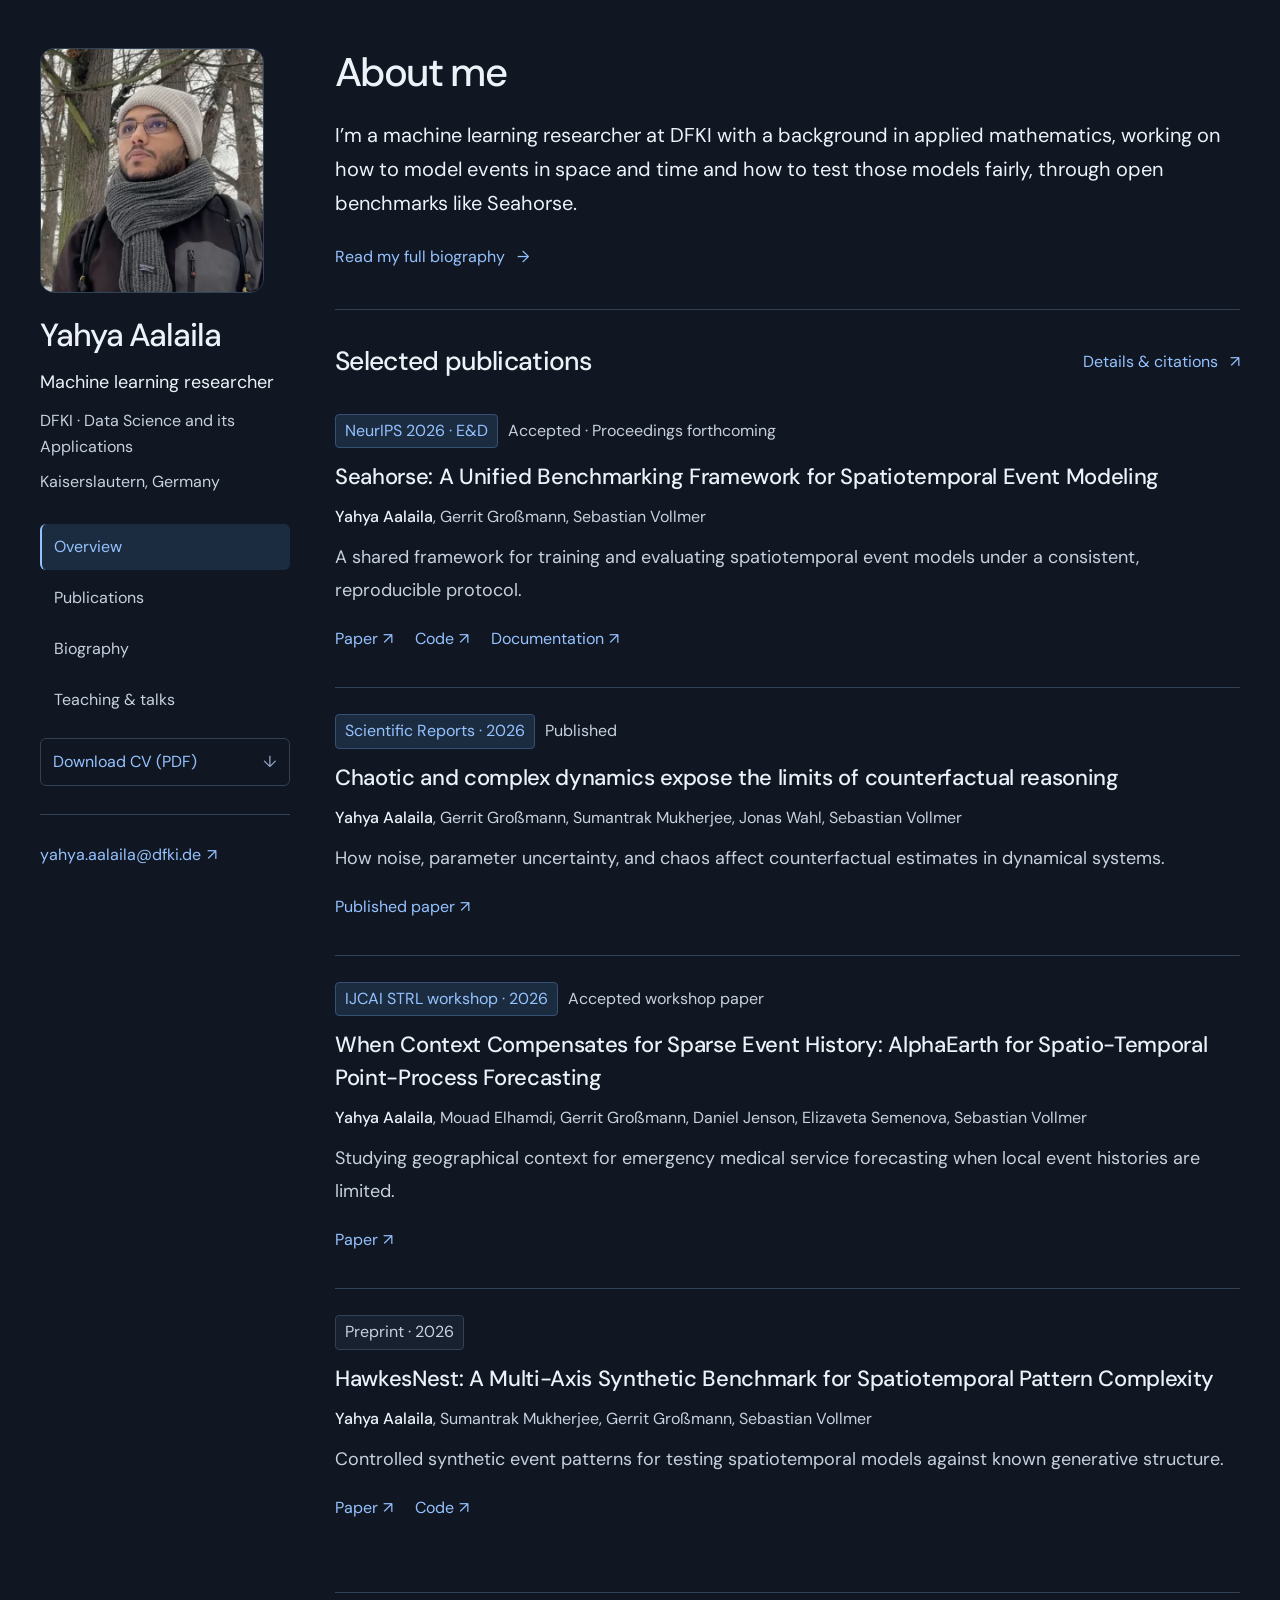
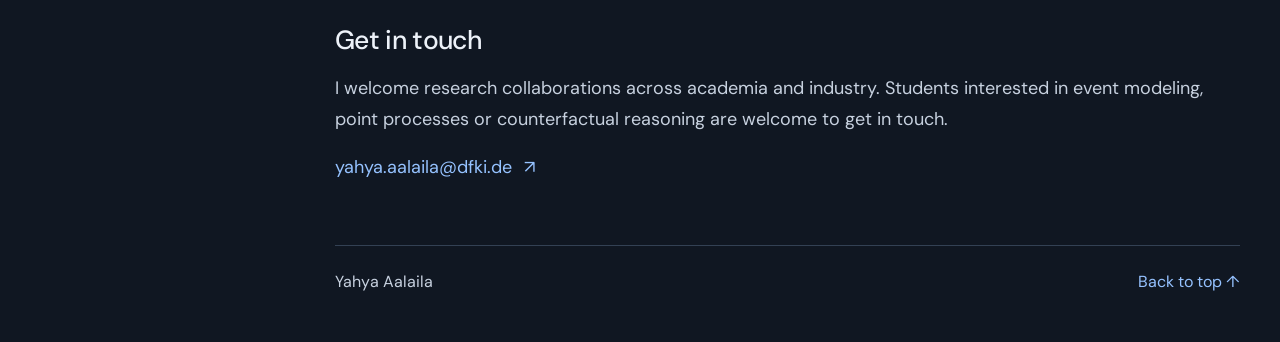
<file: index.html>
<!doctype html>
<html lang="en">
<head>
  <meta charset="utf-8">
  <meta name="viewport" content="width=device-width, initial-scale=1">
  <meta name="description" content="Yahya Aalaila is a machine learning researcher at DFKI, working on spatiotemporal event modeling, counterfactual reasoning, and research software.">
  <meta name="google-site-verification" content="-KT5X30hDCVmrXm7luGABbP_lsUo8NcUse7kzs4_soI">
  <meta name="robots" content="index, follow">
  <meta property="og:type" content="website">
  <meta property="og:title" content="Yahya Aalaila — Machine learning researcher">
  <meta property="og:description" content="Yahya Aalaila is a machine learning researcher at DFKI, working on spatiotemporal event modeling, counterfactual reasoning, and research software.">
  <meta name="twitter:card" content="summary">
  <meta name="theme-color" content="#101722">
  <title>Yahya Aalaila — Machine learning researcher</title>
  <link rel="icon" href="assets/favicon.svg" type="image/svg+xml">
  <link rel="stylesheet" href="styles.css">
  <script src="main.js" defer></script>
  <link rel="canonical" href="https://yahyaaalaila.github.io/">
  <meta property="og:url" content="https://yahyaaalaila.github.io/">
</head>
<body>
  <a class="skip-link" href="#main">Skip to content</a>
  <div class="academic-layout">
    <header class="profile-sidebar">
      <a class="profile-identity" href="./" aria-label="Yahya Aalaila, home"><span class="profile-portrait"><img src="assets/yahya-aalaila.webp" width="500" height="548" alt="Yahya Aalaila" fetchpriority="high"></span><span class="profile-name">Yahya Aalaila</span></a>
      <p class="profile-role">Machine learning researcher</p>
      <p class="profile-affiliation"><a href="https://dsa.dfki.de/" target="_blank" rel="noopener noreferrer">DFKI · Data Science and its Applications</a></p>
      <p class="profile-location">Kaiserslautern, Germany</p>
      <nav class="academic-nav" aria-label="Main navigation"><a href="./" aria-current="page">Overview</a>
<a href="publications.html">Publications</a>
<a href="about.html">Biography</a>
<a href="teaching.html">Teaching & talks</a>
<a href="assets/yahya-aalaila-cv.pdf" class="cv-link" download>Download CV (PDF) <span aria-hidden="true">↓</span></a></nav>
      <div class="profile-contact"><a href="mailto:yahya.aalaila@dfki.de">yahya.aalaila@dfki.de <span aria-hidden="true">↗</span></a><div><a href="https://github.com/YahyaAalaila" target="_blank" rel="noopener noreferrer">GitHub ↗</a><a href="https://scholar.google.com/citations?user=67icwAgAAAAJ" target="_blank" rel="noopener noreferrer">Google Scholar ↗</a><a href="https://www.linkedin.com/in/yahya-aalaila-6578b41a6/" target="_blank" rel="noopener noreferrer">LinkedIn ↗</a></div></div>
    </header>
    <div class="academic-content">
      <main id="main">
    <section class="hero container" aria-labelledby="hero-title">
      <div class="hero-copy">

        <h1 id="hero-title">About me</h1>
        <p class="hero-intro">I’m a machine learning researcher at DFKI with a background in applied mathematics, working on how to model events in space and time and how to test those models fairly, through open benchmarks like Seahorse.</p>
        <p class="bio-link"><a class="text-link" href="about.html">Read my full biography <span aria-hidden="true">→</span></a></p>

      </div>

    </section>

    <section class="section container" id="research" aria-labelledby="research-title">
      <div class="section-heading"><h2 id="research-title">Selected publications</h2><a class="text-link" href="publications.html">Details & citations <span aria-hidden="true">↗</span></a></div>
      <div class="selected-publications">
        <article class="work-card">

          <div class="work-body">
          <p class="work-meta"><span class="venue-tag">NeurIPS 2026 · E&D</span><span>Accepted · Proceedings forthcoming</span></p>
          <h3><a href="https://arxiv.org/abs/2607.01022" target="_blank" rel="noopener noreferrer">Seahorse: A Unified Benchmarking Framework for Spatiotemporal Event Modeling</a></h3>
          <p class="authors"><strong>Yahya Aalaila</strong>, Gerrit Großmann, Sebastian Vollmer</p>
          <p class="work-summary">A shared framework for training and evaluating spatiotemporal event models under a consistent, reproducible protocol.</p>
          <div class="work-links"><a href="https://arxiv.org/abs/2607.01022" target="_blank" rel="noopener noreferrer">Paper <span aria-hidden="true">↗</span></a><a href="https://github.com/YahyaAalaila/seahorse" target="_blank" rel="noopener noreferrer">Code <span aria-hidden="true">↗</span></a><a href="https://yahyaaalaila.github.io/seahorse/" target="_blank" rel="noopener noreferrer">Documentation <span aria-hidden="true">↗</span></a></div>
          </div>
        </article>
        <article class="work-card">

          <div class="work-body">
          <p class="work-meta"><span class="venue-tag">Scientific Reports · 2026</span><span>Published</span></p>
          <h3><a href="https://www.nature.com/articles/s41598-026-52349-2" target="_blank" rel="noopener noreferrer">Chaotic and complex dynamics expose the limits of counterfactual reasoning</a></h3>
          <p class="authors"><strong>Yahya Aalaila</strong>, Gerrit Großmann, Sumantrak Mukherjee, Jonas Wahl, Sebastian Vollmer</p>
          <p class="work-summary">How noise, parameter uncertainty, and chaos affect counterfactual estimates in dynamical systems.</p>
          <div class="work-links"><a href="https://www.nature.com/articles/s41598-026-52349-2" target="_blank" rel="noopener noreferrer">Published paper <span aria-hidden="true">↗</span></a></div>
          </div>
        </article>
        <article class="work-card">

          <div class="work-body">
          <p class="work-meta"><span class="venue-tag">IJCAI STRL workshop · 2026</span><span>Accepted workshop paper</span></p>
          <h3><a href="https://arxiv.org/abs/2607.01082" target="_blank" rel="noopener noreferrer">When Context Compensates for Sparse Event History: AlphaEarth for Spatio-Temporal Point-Process Forecasting</a></h3>
          <p class="authors"><strong>Yahya Aalaila</strong>, Mouad Elhamdi, Gerrit Großmann, Daniel Jenson, Elizaveta Semenova, Sebastian Vollmer</p>
          <p class="work-summary">Studying geographical context for emergency medical service forecasting when local event histories are limited.</p>
          <div class="work-links"><a href="https://arxiv.org/abs/2607.01082" target="_blank" rel="noopener noreferrer">Paper <span aria-hidden="true">↗</span></a></div>
          </div>
        </article>
        <article class="work-card">

          <div class="work-body">
          <p class="work-meta"><span class="venue-tag neutral-tag">Preprint · 2026</span></p>
          <h3><a href="https://arxiv.org/abs/2606.16863" target="_blank" rel="noopener noreferrer">HawkesNest: A Multi-Axis Synthetic Benchmark for Spatiotemporal Pattern Complexity</a></h3>
          <p class="authors"><strong>Yahya Aalaila</strong>, Sumantrak Mukherjee, Gerrit Großmann, Sebastian Vollmer</p>
          <p class="work-summary">Controlled synthetic event patterns for testing spatiotemporal models against known generative structure.</p>
          <div class="work-links"><a href="https://arxiv.org/abs/2606.16863" target="_blank" rel="noopener noreferrer">Paper <span aria-hidden="true">↗</span></a><a href="https://github.com/YahyaAalaila/HawkesNest" target="_blank" rel="noopener noreferrer">Code <span aria-hidden="true">↗</span></a></div>
          </div>
        </article>
      </div>
    </section>

    <section class="contact-section container" id="contact" aria-labelledby="contact-title"><div><h2 id="contact-title">Get in touch</h2><p>I welcome research collaborations across academia and industry. Students interested in event modeling, point processes or counterfactual reasoning are welcome to get in touch.</p></div><div class="contact-details"><a class="email-link" href="mailto:yahya.aalaila@dfki.de">yahya.aalaila@dfki.de <span aria-hidden="true">↗</span></a></div></section>
  </main>
      <footer class="academic-footer"><span>Yahya Aalaila</span><a href="#main">Back to top ↑</a></footer>
    </div>
  </div>
</body>
</html>
</file>
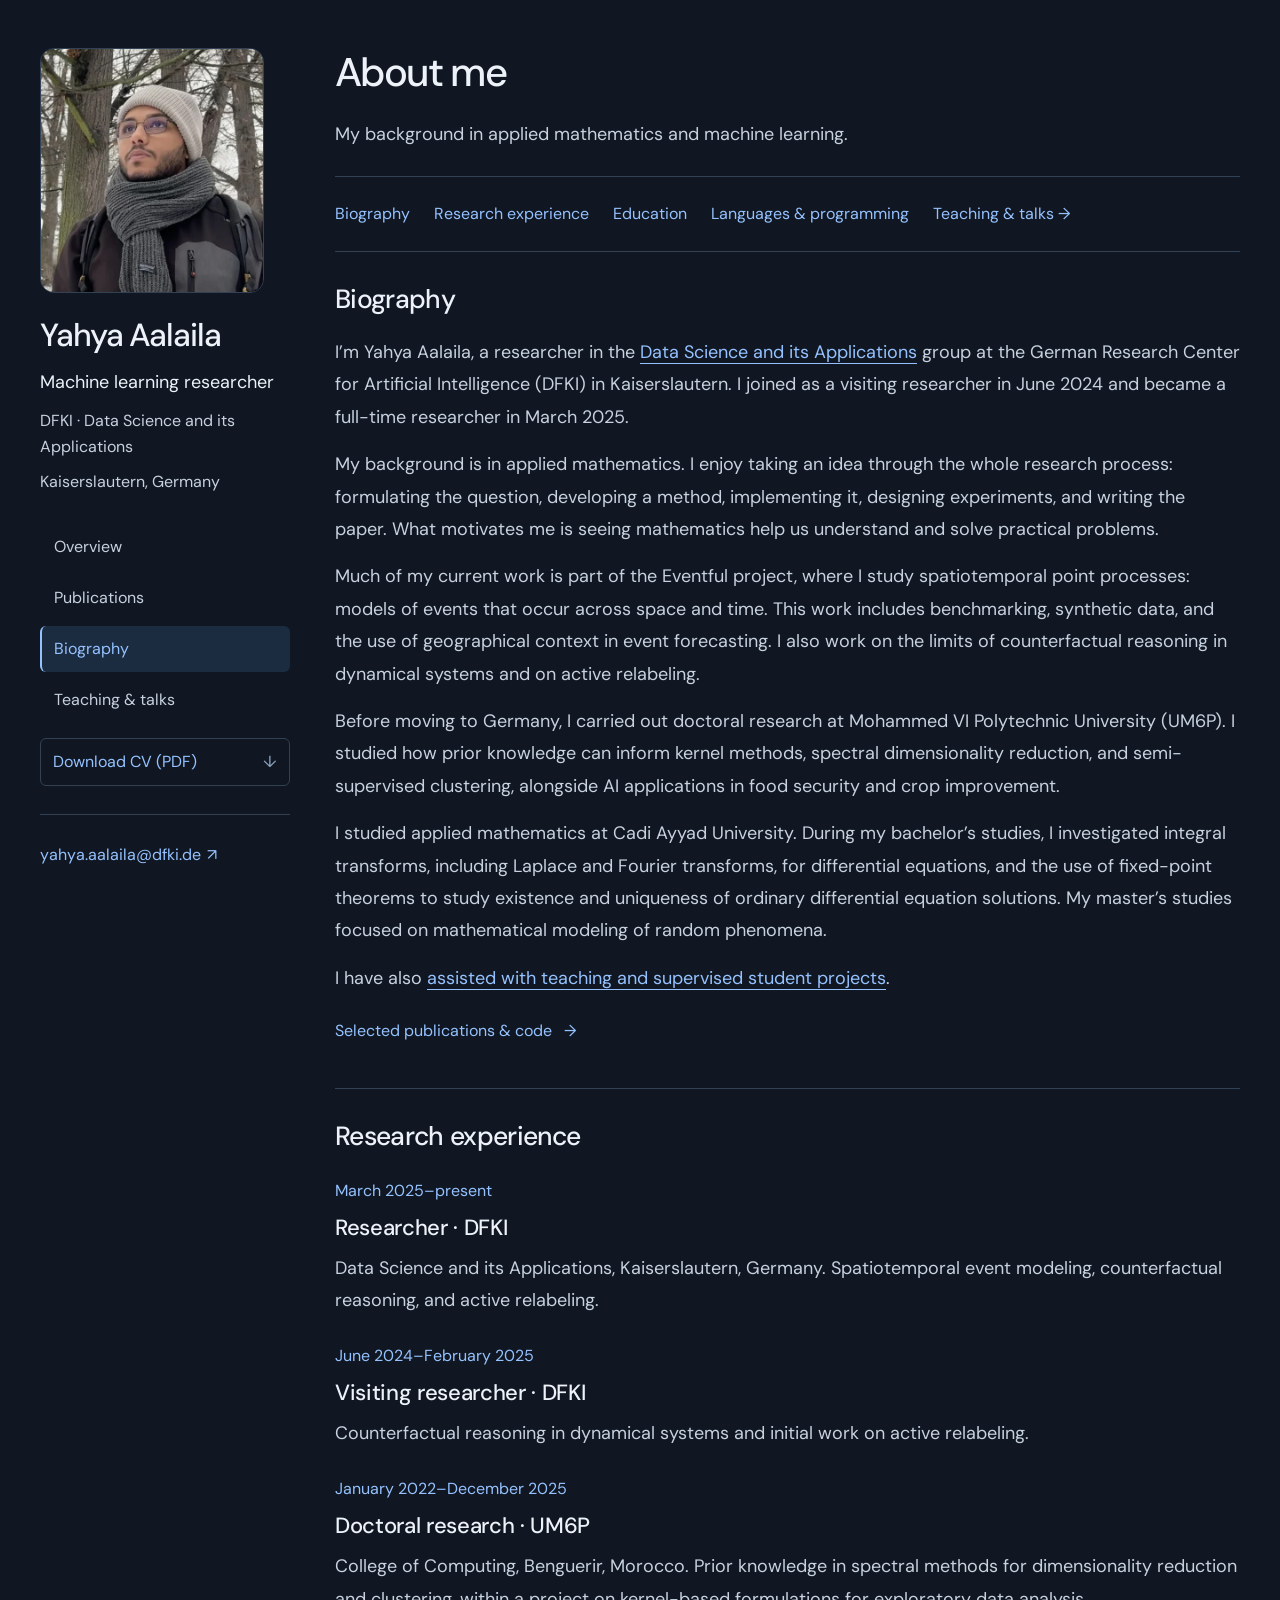
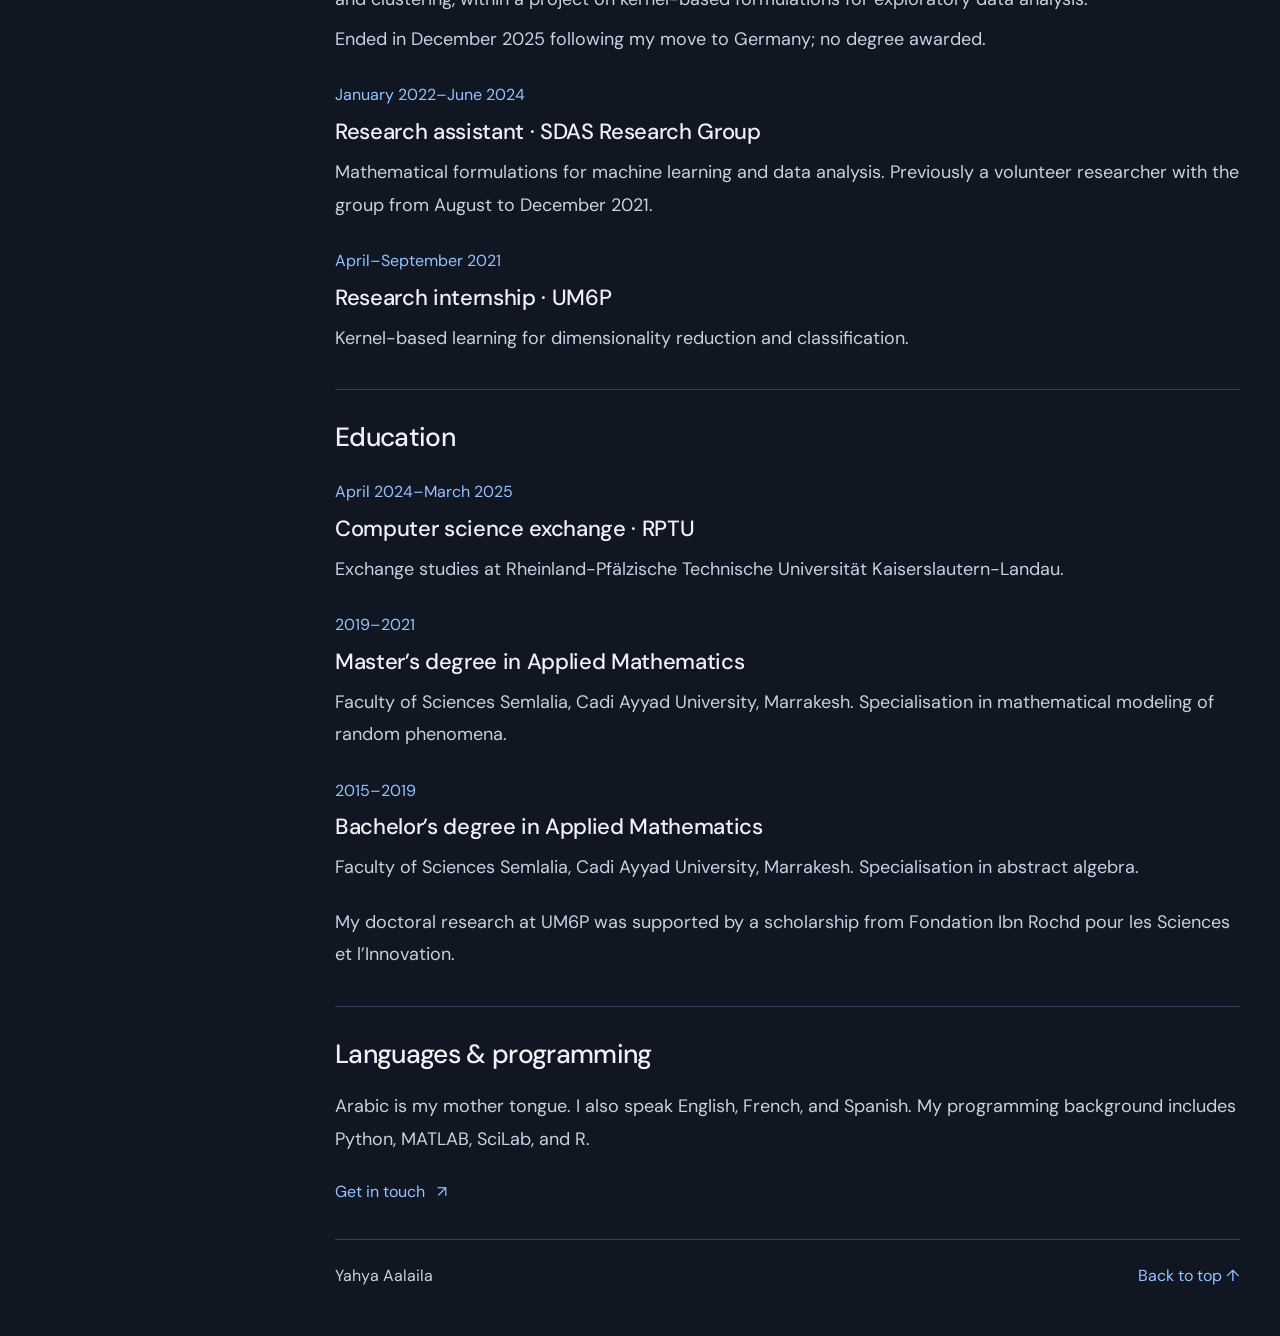
<file: about.html>
<!doctype html>
<html lang="en">
<head>
  <meta charset="utf-8">
  <meta name="viewport" content="width=device-width, initial-scale=1">
  <meta name="description" content="Yahya Aalaila’s biography, research experience, and education in applied mathematics and machine learning.">
  <meta name="robots" content="index, follow">
  <meta property="og:type" content="website">
  <meta property="og:title" content="About — Yahya Aalaila">
  <meta property="og:description" content="Yahya Aalaila’s biography, research experience, and education in applied mathematics and machine learning.">
  <meta name="twitter:card" content="summary">
  <meta name="theme-color" content="#101722">
  <title>About — Yahya Aalaila</title>
  <link rel="icon" href="assets/favicon.svg" type="image/svg+xml">
  <link rel="stylesheet" href="styles.css">
  <script src="main.js" defer></script>
  <link rel="canonical" href="https://yahyaaalaila.github.io/about.html">
  <meta property="og:url" content="https://yahyaaalaila.github.io/about.html">
</head>
<body>
  <a class="skip-link" href="#main">Skip to content</a>
  <div class="academic-layout">
    <header class="profile-sidebar">
      <a class="profile-identity" href="./" aria-label="Yahya Aalaila, home"><span class="profile-portrait"><img src="assets/yahya-aalaila.webp" width="500" height="548" alt="Yahya Aalaila" fetchpriority="high"></span><span class="profile-name">Yahya Aalaila</span></a>
      <p class="profile-role">Machine learning researcher</p>
      <p class="profile-affiliation"><a href="https://dsa.dfki.de/" target="_blank" rel="noopener noreferrer">DFKI · Data Science and its Applications</a></p>
      <p class="profile-location">Kaiserslautern, Germany</p>
      <nav class="academic-nav" aria-label="Main navigation"><a href="./">Overview</a>
<a href="publications.html">Publications</a>
<a href="about.html" aria-current="page">Biography</a>
<a href="teaching.html">Teaching & talks</a>
<a href="assets/yahya-aalaila-cv.pdf" class="cv-link" download>Download CV (PDF) <span aria-hidden="true">↓</span></a></nav>
      <div class="profile-contact"><a href="mailto:yahya.aalaila@dfki.de">yahya.aalaila@dfki.de <span aria-hidden="true">↗</span></a><div><a href="https://github.com/YahyaAalaila" target="_blank" rel="noopener noreferrer">GitHub ↗</a><a href="https://scholar.google.com/citations?user=67icwAgAAAAJ" target="_blank" rel="noopener noreferrer">Google Scholar ↗</a><a href="https://www.linkedin.com/in/yahya-aalaila-6578b41a6/" target="_blank" rel="noopener noreferrer">LinkedIn ↗</a></div></div>
    </header>
    <div class="academic-content">
      <main id="main" class="container biography-main">
    <div class="page-heading"><h1>About me</h1><p>My background in applied mathematics and machine learning.</p></div>
    <div class="biography-layout">
      <nav class="page-contents" aria-label="On this page"><span>On this page</span><a href="#biography">Biography</a><a href="#experience">Research experience</a><a href="#education">Education</a><a href="#skills">Languages & programming</a><a href="teaching.html">Teaching & talks →</a></nav>
      <div class="biography-content">
        <section id="biography" aria-labelledby="biography-title"><h2 id="biography-title">Biography</h2>
          <p>I’m Yahya Aalaila, a researcher in the <a href="https://dsa.dfki.de/" target="_blank" rel="noopener noreferrer">Data Science and its Applications</a> group at the German Research Center for Artificial Intelligence (DFKI) in Kaiserslautern. I joined as a visiting researcher in June 2024 and became a full-time researcher in March 2025.</p>
          <p>My background is in applied mathematics. I enjoy taking an idea through the whole research process: formulating the question, developing a method, implementing it, designing experiments, and writing the paper. What motivates me is seeing mathematics help us understand and solve practical problems.</p>
          <p>Much of my current work is part of the Eventful project, where I study spatiotemporal point processes: models of events that occur across space and time. This work includes benchmarking, synthetic data, and the use of geographical context in event forecasting. I also work on the limits of counterfactual reasoning in dynamical systems and on active relabeling.</p>
          <p>Before moving to Germany, I carried out doctoral research at Mohammed VI Polytechnic University (UM6P). I studied how prior knowledge can inform kernel methods, spectral dimensionality reduction, and semi-supervised clustering, alongside AI applications in food security and crop improvement.</p>
          <p>I studied applied mathematics at Cadi Ayyad University. During my bachelor’s studies, I investigated integral transforms, including Laplace and Fourier transforms, for differential equations, and the use of fixed-point theorems to study existence and uniqueness of ordinary differential equation solutions. My master’s studies focused on mathematical modeling of random phenomena.</p>
          <p>I have also <a href="teaching.html">assisted with teaching and supervised student projects</a>.</p>
          <a class="text-link" href="publications.html">Selected publications & code <span aria-hidden="true">→</span></a>
        </section>
        <section id="experience" aria-labelledby="experience-title"><h2 id="experience-title">Research experience</h2>
          <ol class="detail-list">
            <li><p class="entry-date">March 2025–present</p><h3>Researcher · DFKI</h3><p>Data Science and its Applications, Kaiserslautern, Germany. Spatiotemporal event modeling, counterfactual reasoning, and active relabeling.</p></li>
            <li><p class="entry-date">June 2024–February 2025</p><h3>Visiting researcher · DFKI</h3><p>Counterfactual reasoning in dynamical systems and initial work on active relabeling.</p></li>
            <li><p class="entry-date">January 2022–December 2025</p><h3>Doctoral research · UM6P</h3><p>College of Computing, Benguerir, Morocco. Prior knowledge in spectral methods for dimensionality reduction and clustering, within a project on kernel-based formulations for exploratory data analysis.</p><p>Ended in December 2025 following my move to Germany; no degree awarded.</p></li>
            <li><p class="entry-date">January 2022–June 2024</p><h3>Research assistant · SDAS Research Group</h3><p>Mathematical formulations for machine learning and data analysis. Previously a volunteer researcher with the group from August to December 2021.</p></li>
            <li><p class="entry-date">April–September 2021</p><h3>Research internship · UM6P</h3><p>Kernel-based learning for dimensionality reduction and classification.</p></li>
          </ol>
        </section>
        <section id="education" aria-labelledby="education-title"><h2 id="education-title">Education</h2>
          <ol class="detail-list">
            <li><p class="entry-date">April 2024–March 2025</p><h3>Computer science exchange · RPTU</h3><p>Exchange studies at Rheinland-Pfälzische Technische Universität Kaiserslautern-Landau.</p></li>
            <li><p class="entry-date">2019–2021</p><h3>Master’s degree in Applied Mathematics</h3><p>Faculty of Sciences Semlalia, Cadi Ayyad University, Marrakesh. Specialisation in mathematical modeling of random phenomena.</p></li>
            <li><p class="entry-date">2015–2019</p><h3>Bachelor’s degree in Applied Mathematics</h3><p>Faculty of Sciences Semlalia, Cadi Ayyad University, Marrakesh. Specialisation in abstract algebra.</p></li>
          </ol>
          <p>My doctoral research at UM6P was supported by a scholarship from Fondation Ibn Rochd pour les Sciences et l’Innovation.</p>
        </section>
        <section id="skills" aria-labelledby="skills-title"><h2 id="skills-title">Languages & programming</h2>
          <p>Arabic is my mother tongue. I also speak English, French, and Spanish. My programming background includes Python, MATLAB, SciLab, and R.</p>
          <a class="text-link" href="mailto:yahya.aalaila@dfki.de">Get in touch <span aria-hidden="true">↗</span></a>
        </section>
      </div>
    </div>
  </main>
      <footer class="academic-footer"><span>Yahya Aalaila</span><a href="#main">Back to top ↑</a></footer>
    </div>
  </div>
</body>
</html>
</file>
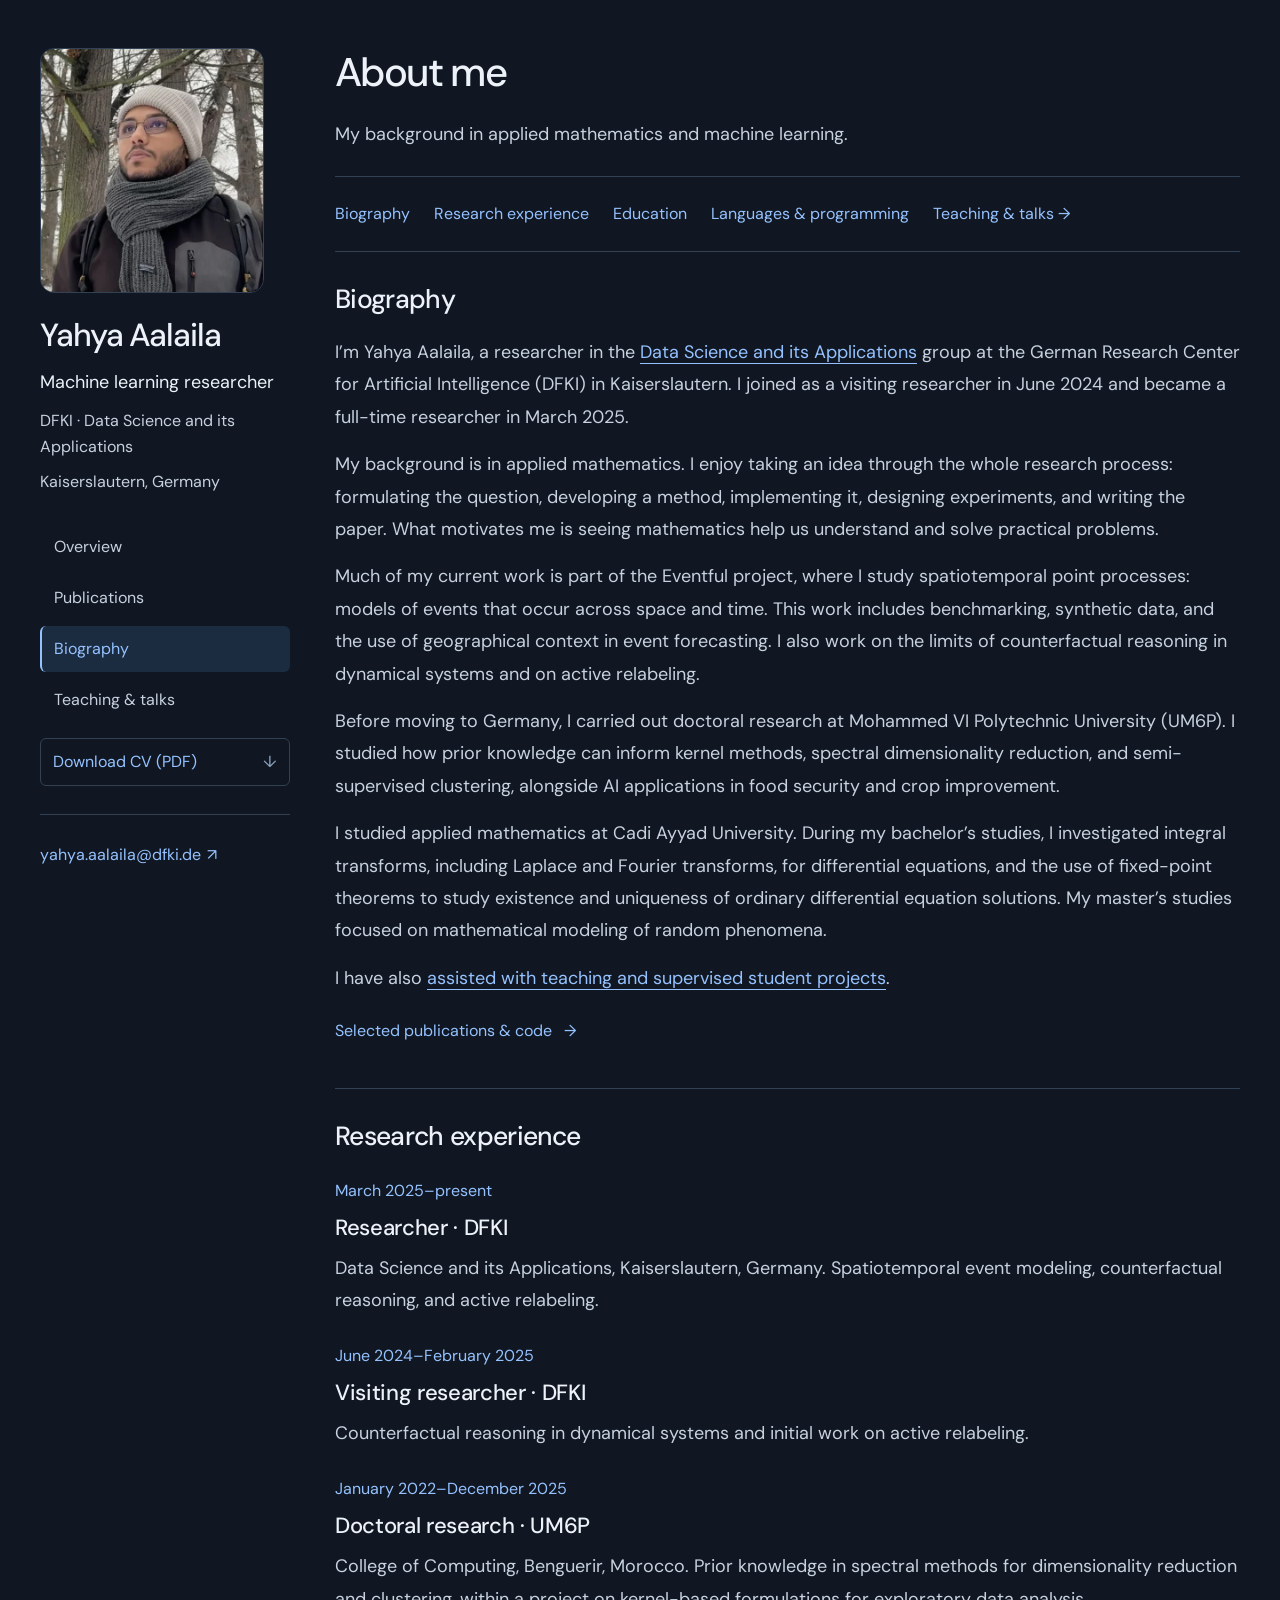
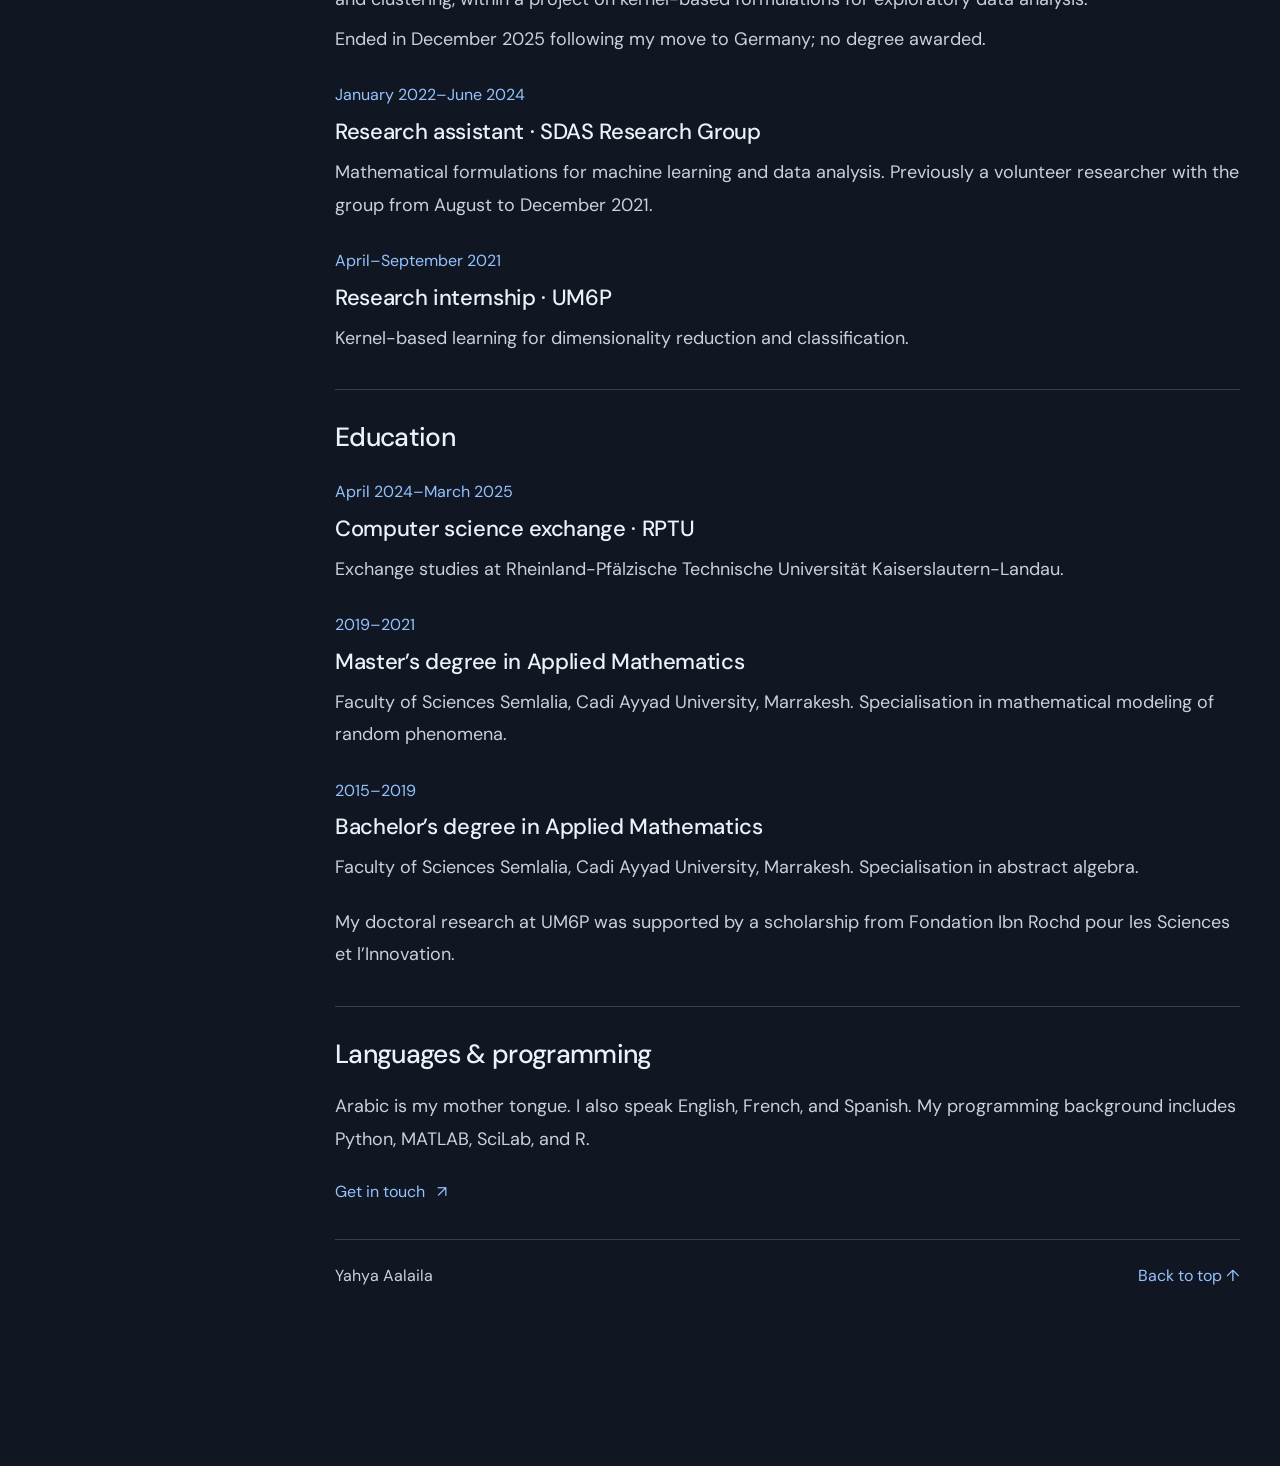
<file: dark-about.html>
<!doctype html>
<html lang="en"><head><meta charset="utf-8"><meta name="viewport" content="width=device-width, initial-scale=1"><meta name="robots" content="noindex, nofollow, noarchive"><meta http-equiv="refresh" content="0;url=about.html"><title>Yahya Aalaila</title><link rel="stylesheet" href="styles.css"></head><body><main><h1>Yahya Aalaila</h1><p><a href="about.html">Continue to the website</a></p></main></body></html>
</file>
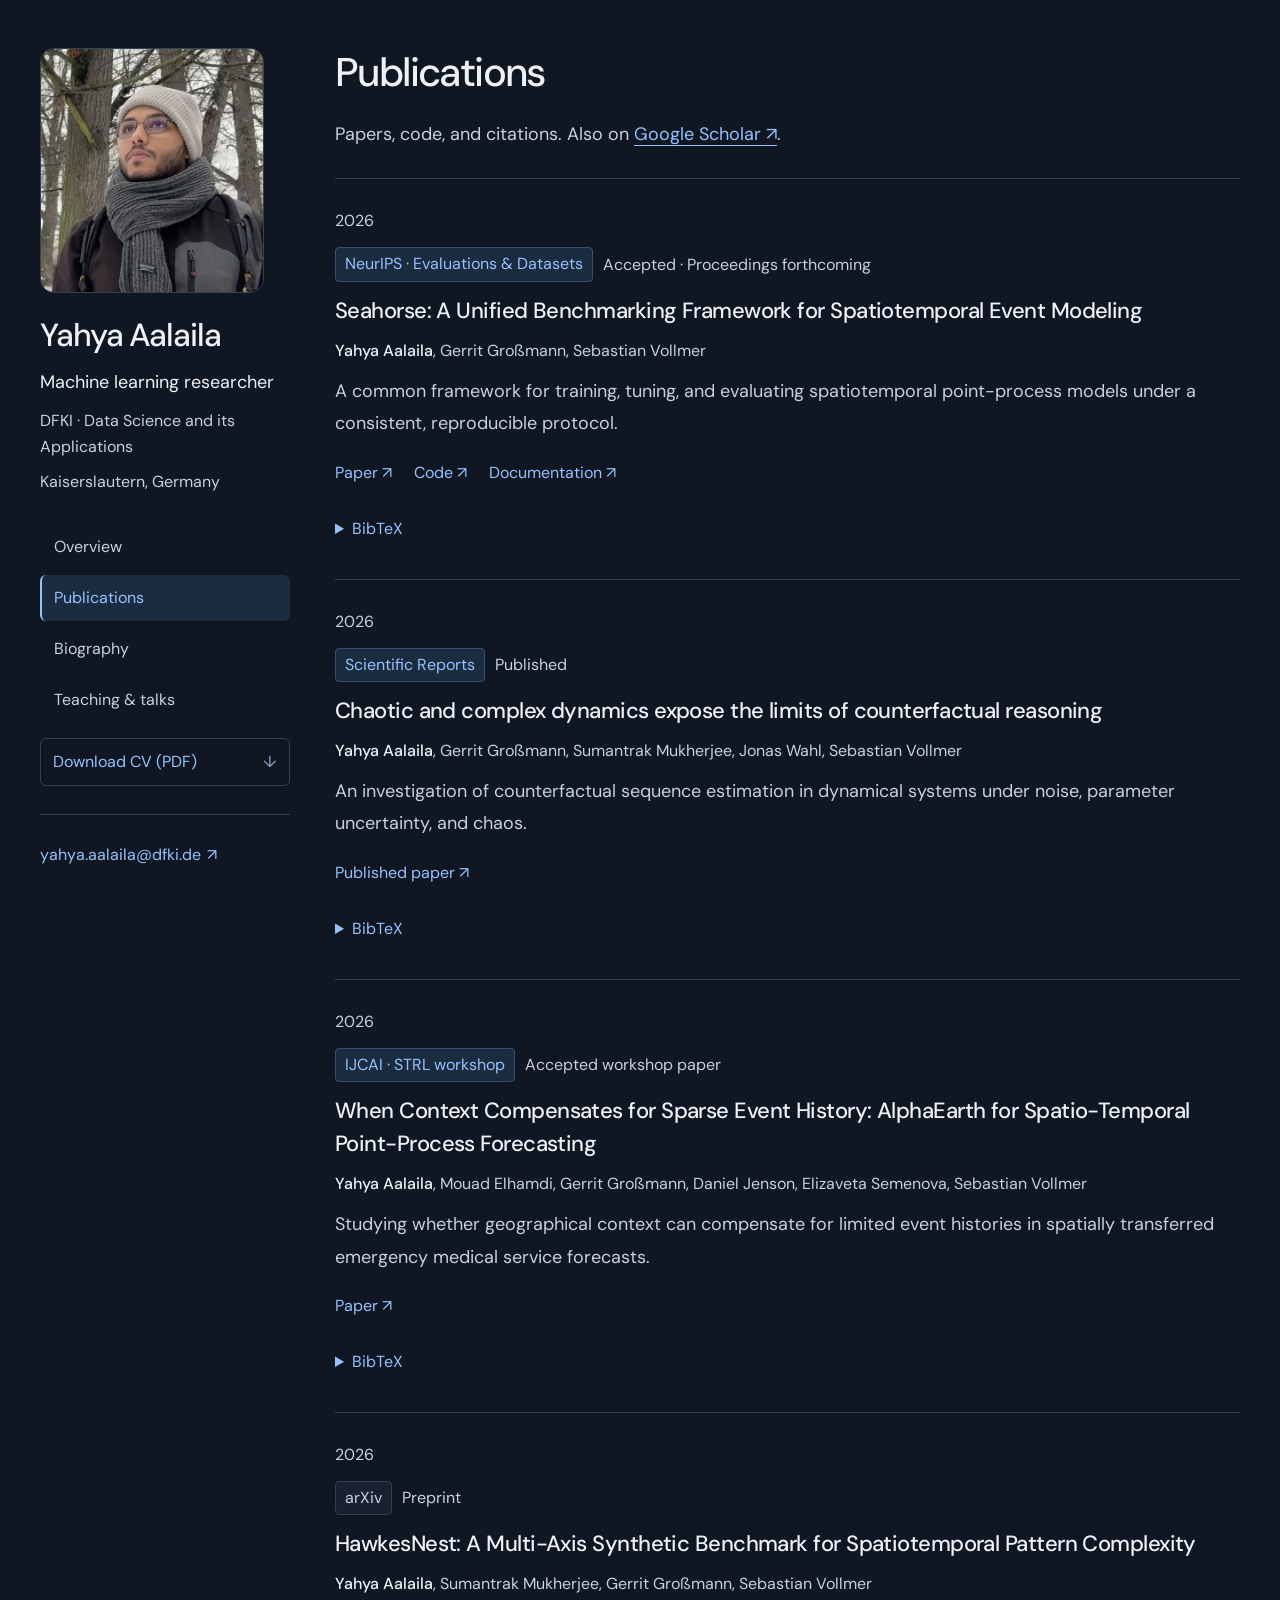
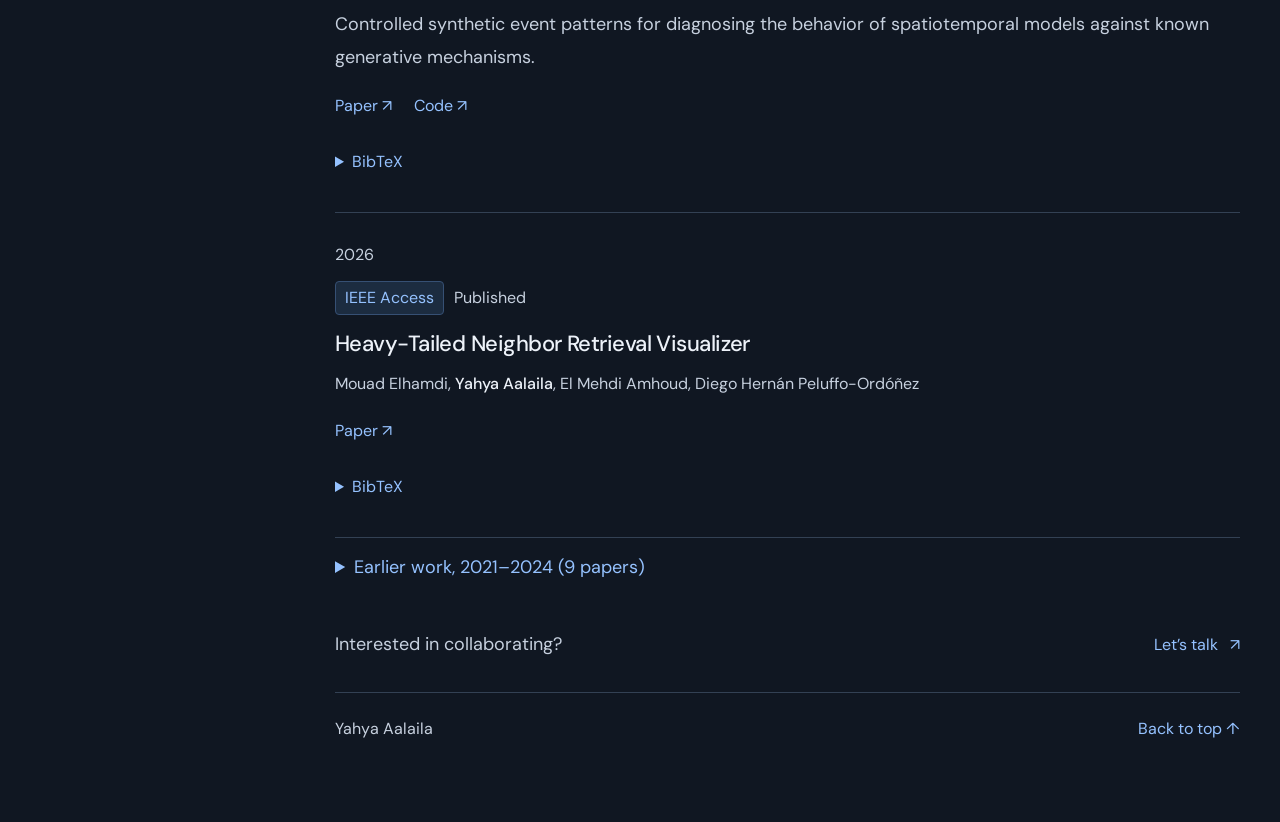
<file: dark-publications.html>
<!doctype html>
<html lang="en"><head><meta charset="utf-8"><meta name="viewport" content="width=device-width, initial-scale=1"><meta name="robots" content="noindex, nofollow, noarchive"><meta http-equiv="refresh" content="0;url=publications.html"><title>Yahya Aalaila</title><link rel="stylesheet" href="styles.css"></head><body><main><h1>Yahya Aalaila</h1><p><a href="publications.html">Continue to the website</a></p></main></body></html>
</file>
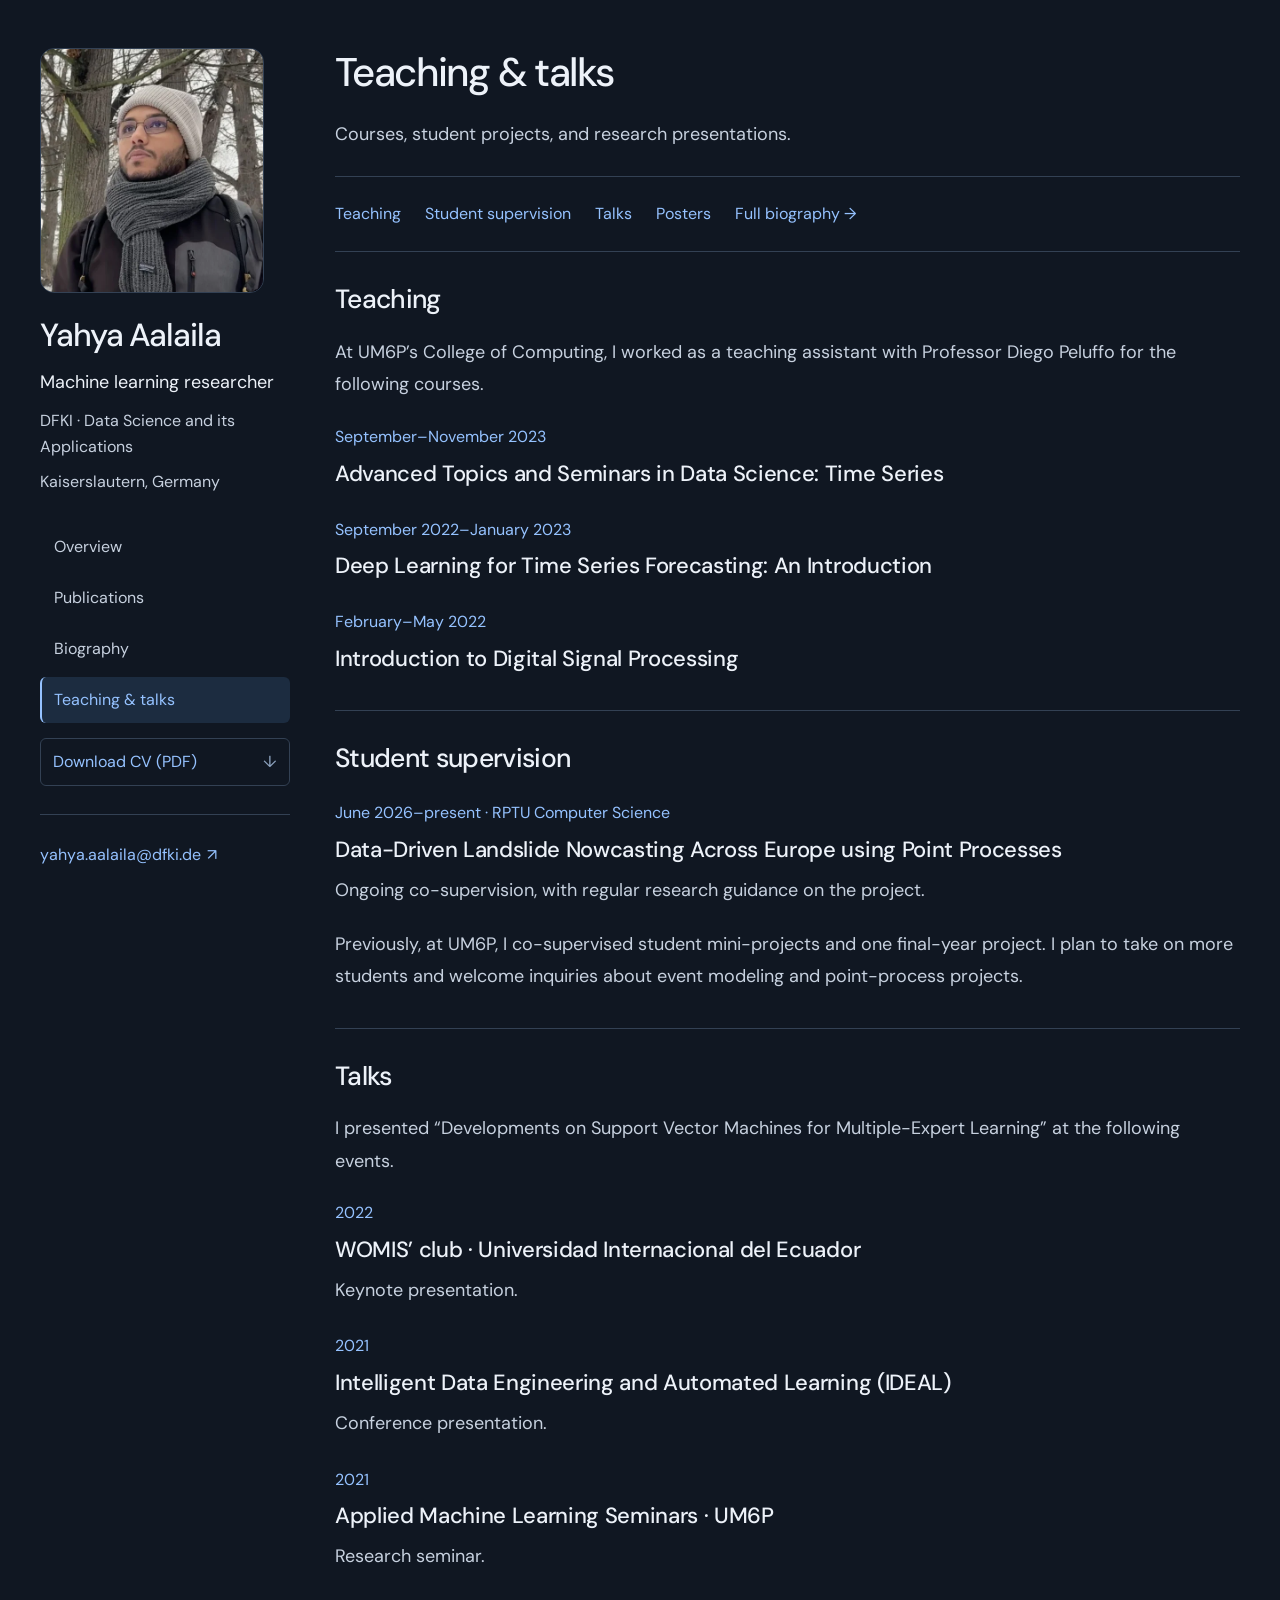
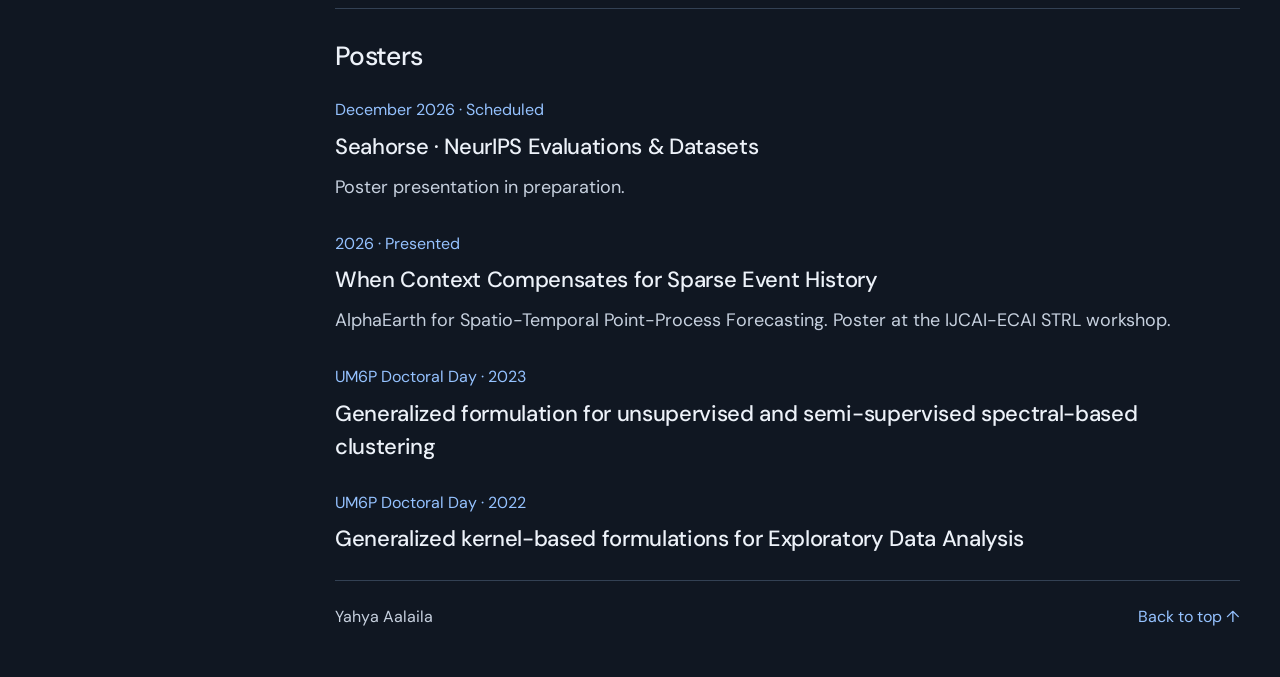
<file: dark-teaching.html>
<!doctype html>
<html lang="en"><head><meta charset="utf-8"><meta name="viewport" content="width=device-width, initial-scale=1"><meta name="robots" content="noindex, nofollow, noarchive"><meta http-equiv="refresh" content="0;url=teaching.html"><title>Yahya Aalaila</title><link rel="stylesheet" href="styles.css"></head><body><main><h1>Yahya Aalaila</h1><p><a href="teaching.html">Continue to the website</a></p></main></body></html>
</file>
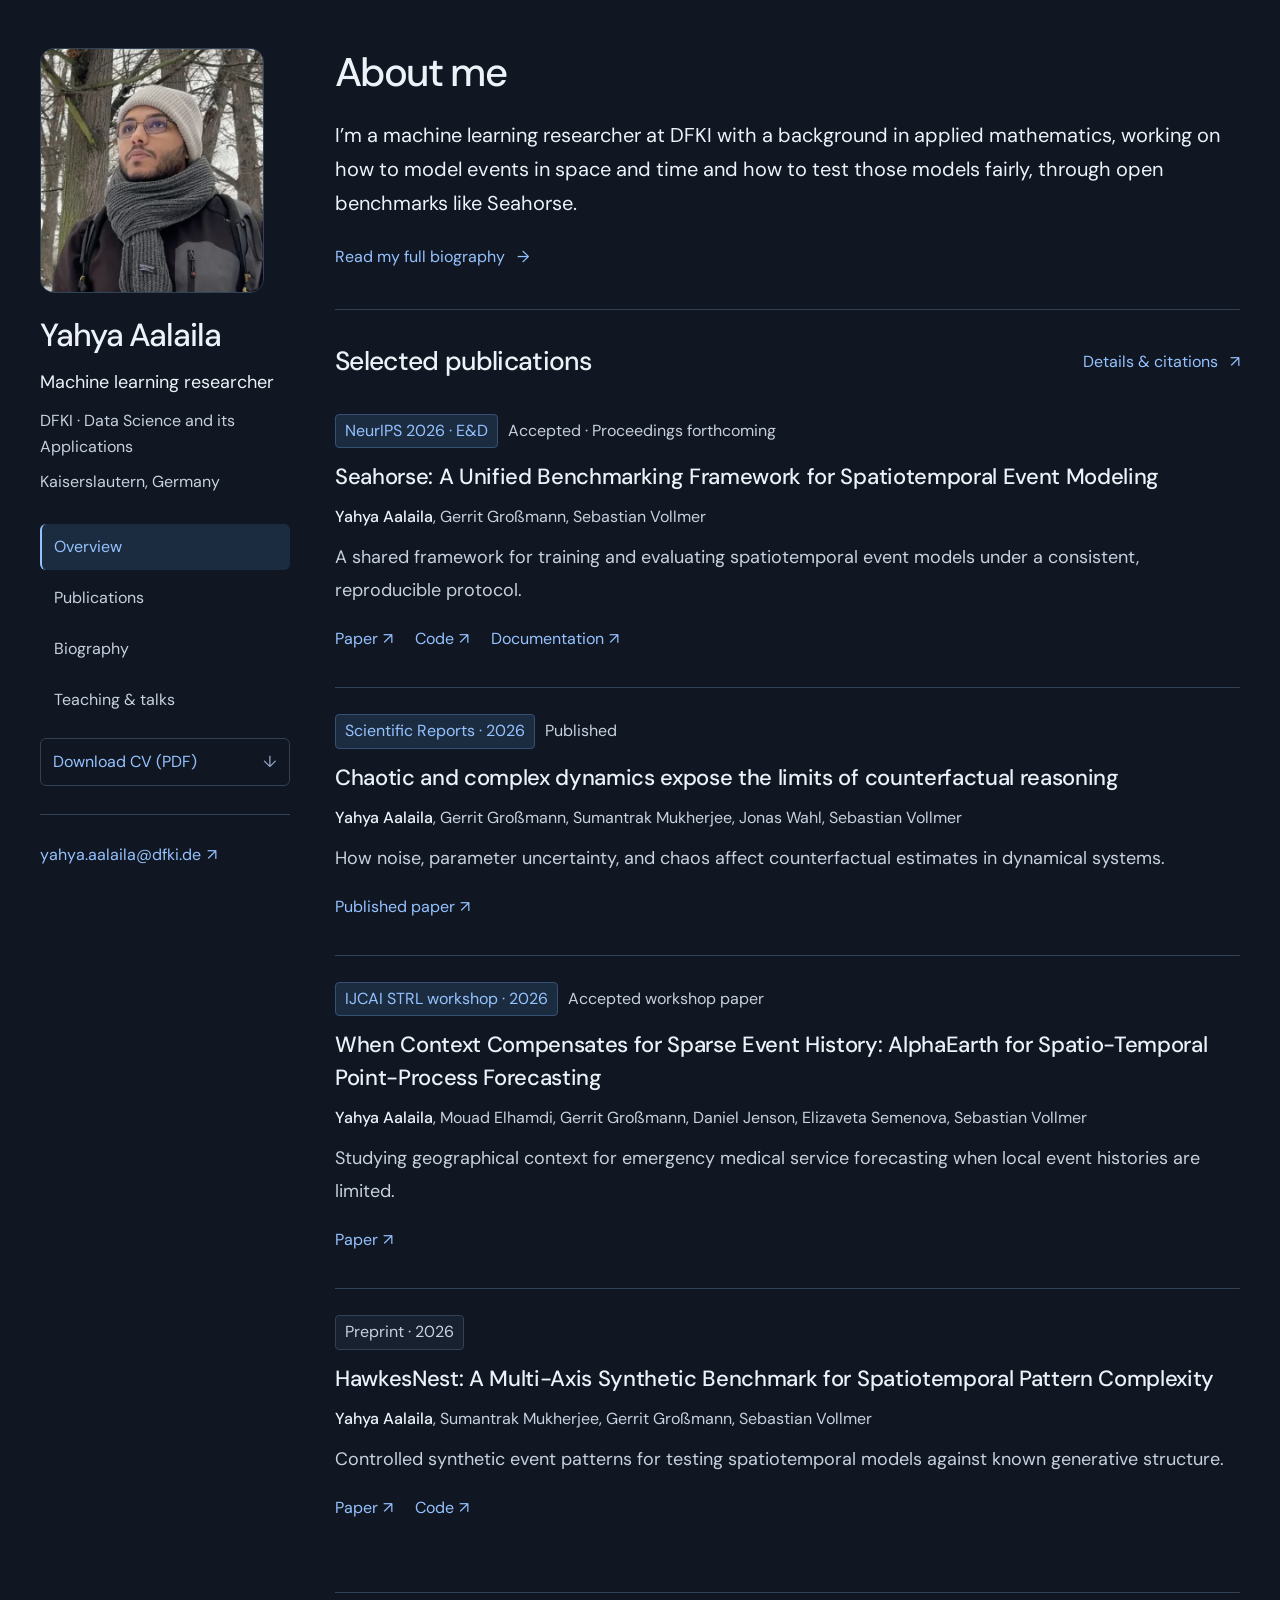
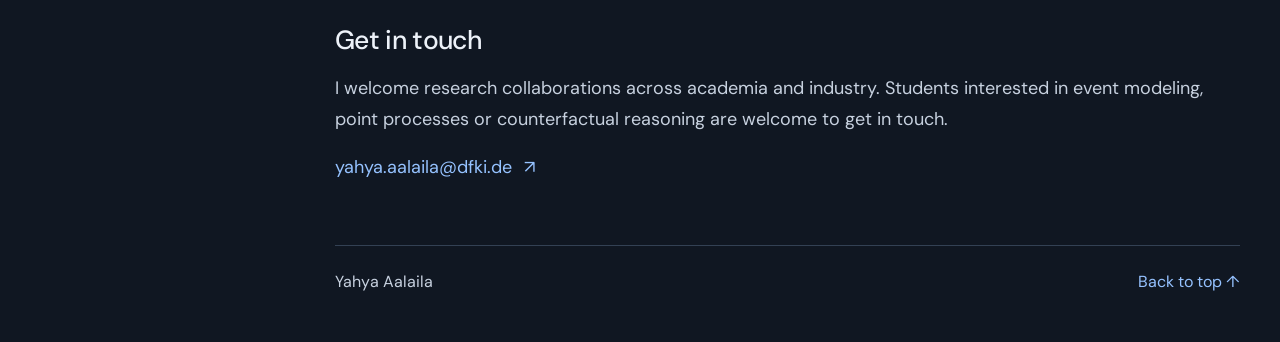
<file: dark.html>
<!doctype html>
<html lang="en"><head><meta charset="utf-8"><meta name="viewport" content="width=device-width, initial-scale=1"><meta name="robots" content="noindex, nofollow, noarchive"><meta http-equiv="refresh" content="0;url=index.html"><title>Yahya Aalaila</title><link rel="stylesheet" href="styles.css"></head><body><main><h1>Yahya Aalaila</h1><p><a href="index.html">Continue to the website</a></p></main></body></html>
</file>
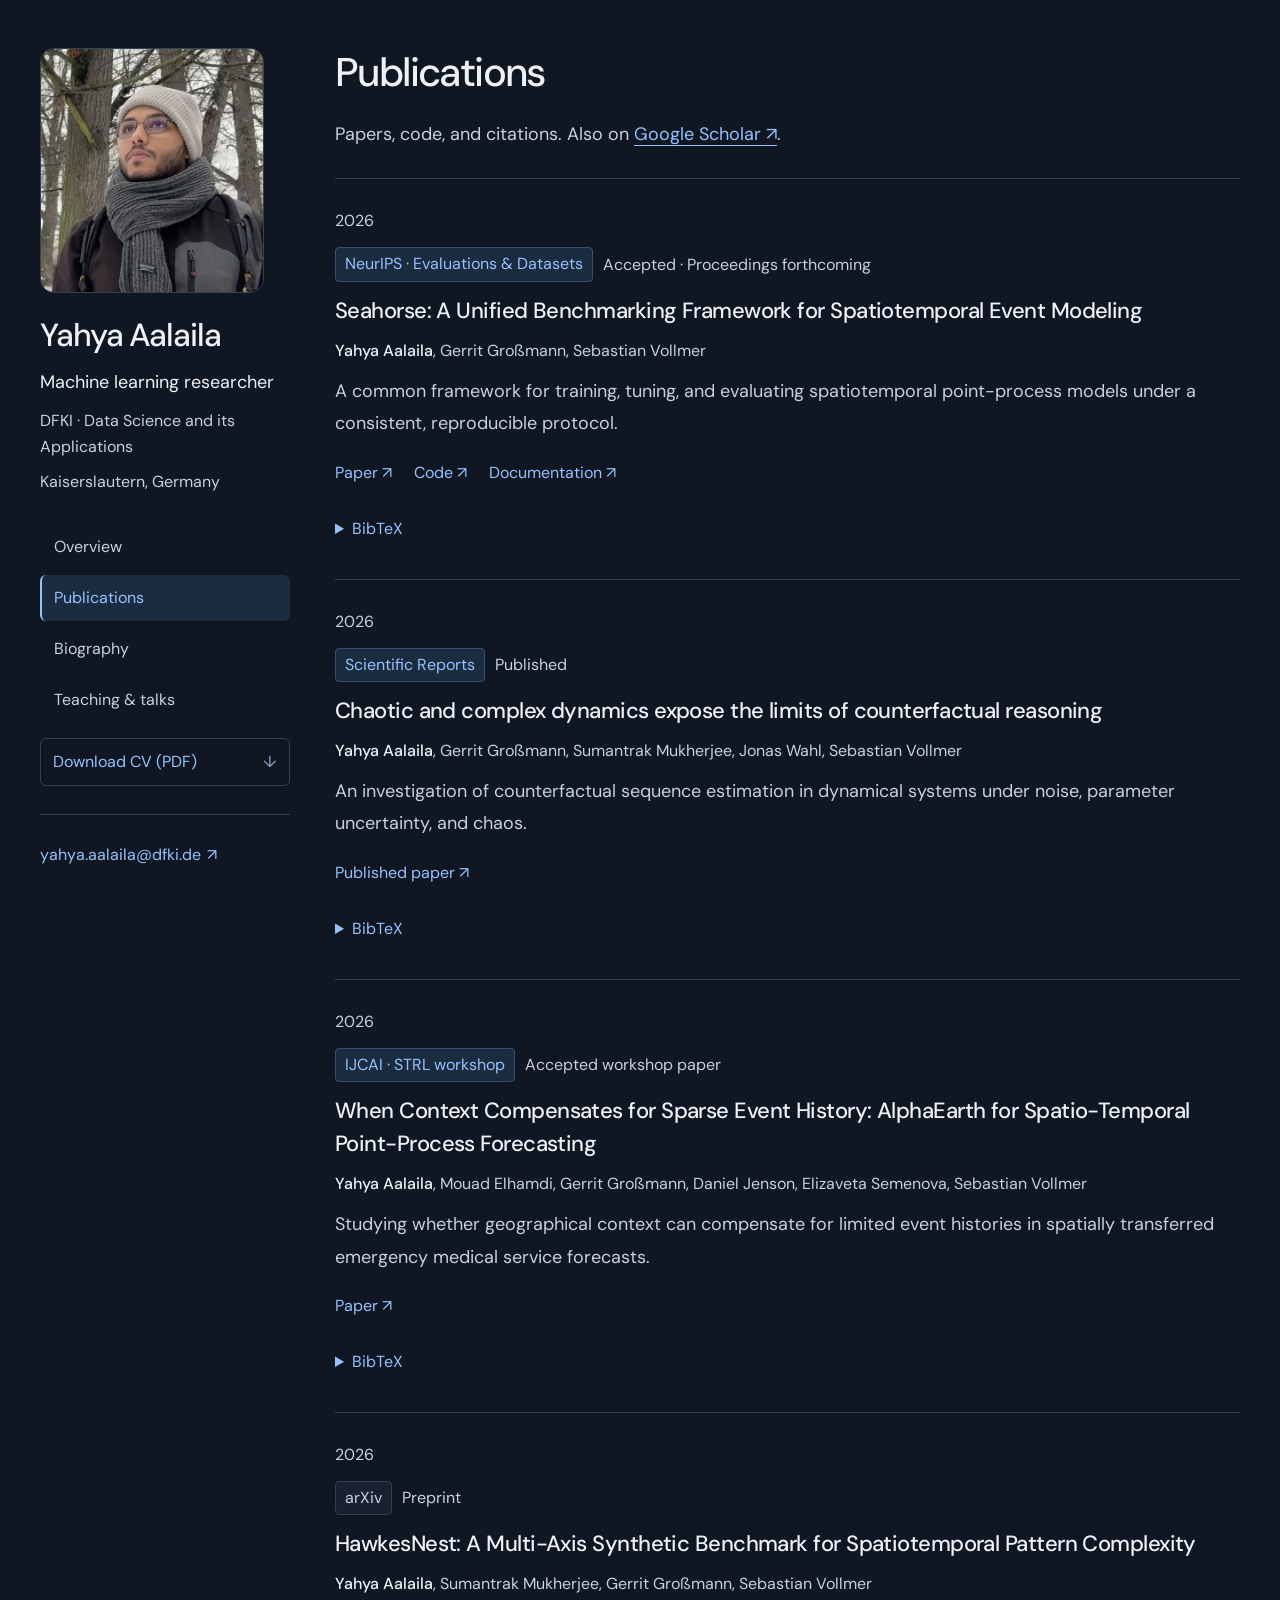
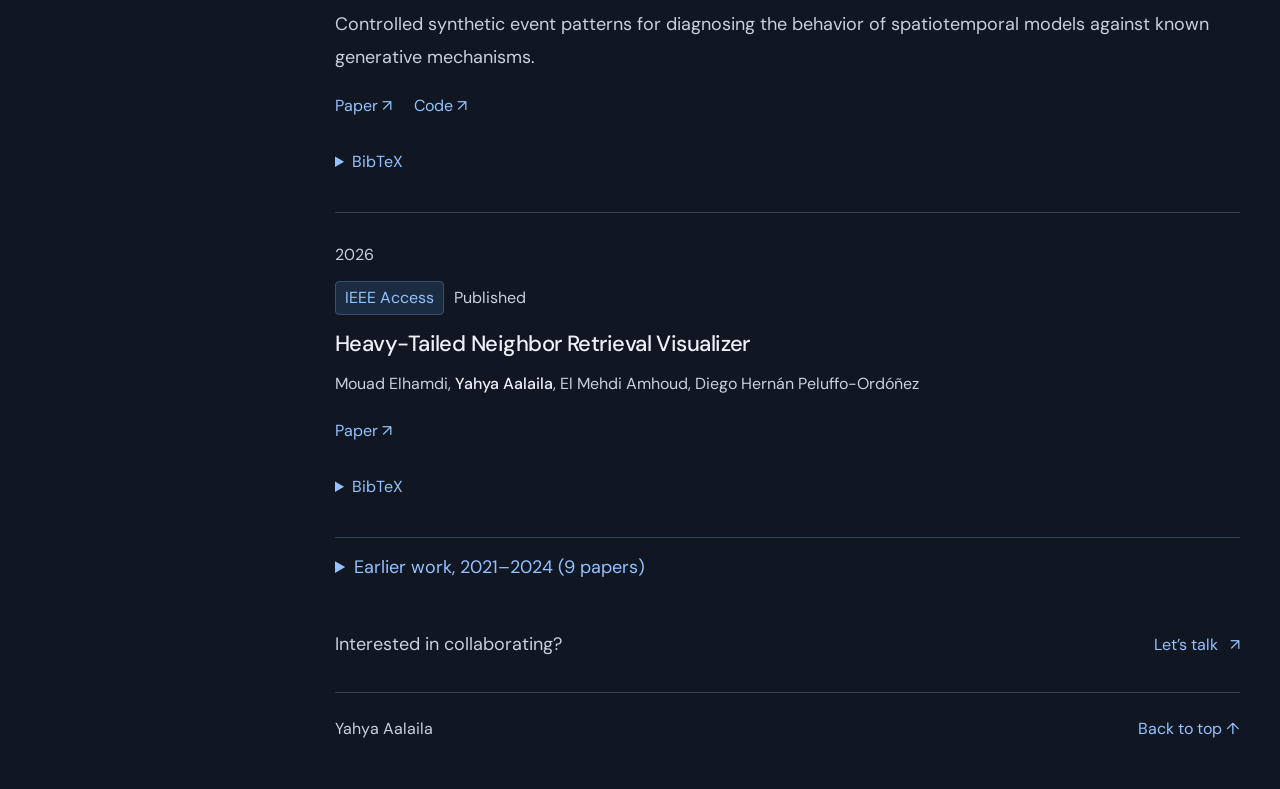
<file: publications.html>
<!doctype html>
<html lang="en">
<head>
  <meta charset="utf-8">
  <meta name="viewport" content="width=device-width, initial-scale=1">
  <meta name="description" content="Publications by Yahya Aalaila on spatiotemporal event modeling, benchmarking, counterfactual reasoning, and geographical context.">
  <meta name="robots" content="index, follow">
  <meta property="og:type" content="website">
  <meta property="og:title" content="Publications — Yahya Aalaila">
  <meta property="og:description" content="Publications by Yahya Aalaila on spatiotemporal event modeling, benchmarking, counterfactual reasoning, and geographical context.">
  <meta name="twitter:card" content="summary">
  <meta name="theme-color" content="#101722">
  <title>Publications — Yahya Aalaila</title>
  <link rel="icon" href="assets/favicon.svg" type="image/svg+xml">
  <link rel="stylesheet" href="styles.css">
  <script src="main.js" defer></script>
  <link rel="canonical" href="https://yahyaaalaila.github.io/publications.html">
  <meta property="og:url" content="https://yahyaaalaila.github.io/publications.html">
</head>
<body>
  <a class="skip-link" href="#main">Skip to content</a>
  <div class="academic-layout">
    <header class="profile-sidebar">
      <a class="profile-identity" href="./" aria-label="Yahya Aalaila, home"><span class="profile-portrait"><img src="assets/yahya-aalaila.webp" width="500" height="548" alt="Yahya Aalaila" fetchpriority="high"></span><span class="profile-name">Yahya Aalaila</span></a>
      <p class="profile-role">Machine learning researcher</p>
      <p class="profile-affiliation"><a href="https://dsa.dfki.de/" target="_blank" rel="noopener noreferrer">DFKI · Data Science and its Applications</a></p>
      <p class="profile-location">Kaiserslautern, Germany</p>
      <nav class="academic-nav" aria-label="Main navigation"><a href="./">Overview</a>
<a href="publications.html" aria-current="page">Publications</a>
<a href="about.html">Biography</a>
<a href="teaching.html">Teaching & talks</a>
<a href="assets/yahya-aalaila-cv.pdf" class="cv-link" download>Download CV (PDF) <span aria-hidden="true">↓</span></a></nav>
      <div class="profile-contact"><a href="mailto:yahya.aalaila@dfki.de">yahya.aalaila@dfki.de <span aria-hidden="true">↗</span></a><div><a href="https://github.com/YahyaAalaila" target="_blank" rel="noopener noreferrer">GitHub ↗</a><a href="https://scholar.google.com/citations?user=67icwAgAAAAJ" target="_blank" rel="noopener noreferrer">Google Scholar ↗</a><a href="https://www.linkedin.com/in/yahya-aalaila-6578b41a6/" target="_blank" rel="noopener noreferrer">LinkedIn ↗</a></div></div>
    </header>
    <div class="academic-content">
      <main id="main" class="container publications-main">
    <div class="publications-heading"><h1>Publications</h1><p>Papers, code, and citations. Also on <a href="https://scholar.google.com/citations?user=67icwAgAAAAJ" target="_blank" rel="noopener noreferrer">Google Scholar ↗</a>.</p></div>
    <div class="publication-list">
<article class="publication"><div class="publication-year">2026</div><div class="publication-body"><p class="publication-venue"><span class="venue-tag">NeurIPS · Evaluations & Datasets</span><span>Accepted · Proceedings forthcoming</span></p><h2><a href="https://arxiv.org/abs/2607.01022" target="_blank" rel="noopener noreferrer">Seahorse: A Unified Benchmarking Framework for Spatiotemporal Event Modeling</a></h2><p class="authors"><strong>Yahya Aalaila</strong>, Gerrit Großmann, Sebastian Vollmer</p><p class="publication-summary">A common framework for training, tuning, and evaluating spatiotemporal point-process models under a consistent, reproducible protocol.</p><div class="work-links"><a href="https://arxiv.org/abs/2607.01022" target="_blank" rel="noopener noreferrer">Paper ↗</a><a href="https://github.com/YahyaAalaila/seahorse" target="_blank" rel="noopener noreferrer">Code ↗</a><a href="https://yahyaaalaila.github.io/seahorse/" target="_blank" rel="noopener noreferrer">Documentation ↗</a></div><details class="citation"><summary>BibTeX</summary><pre id="cite-seahorse">@misc{aalaila2026seahorse,
  title={Seahorse: A Unified Benchmarking Framework for Spatiotemporal Event Modeling},
  author={Aalaila, Yahya and Großmann, Gerrit and Vollmer, Sebastian},
  year={2026},
  eprint={2607.01022},
  archivePrefix={arXiv},
  primaryClass={cs.LG},
  note={Accepted at NeurIPS 2026, Evaluations and Datasets Track},
  url={https://arxiv.org/abs/2607.01022}
}</pre><button class="copy-citation" type="button" data-copy="cite-seahorse" aria-label="Copy Seahorse citation">Copy citation</button></details></div></article>
<article class="publication"><div class="publication-year">2026</div><div class="publication-body"><p class="publication-venue"><span class="venue-tag">Scientific Reports</span><span>Published</span></p><h2><a href="https://www.nature.com/articles/s41598-026-52349-2" target="_blank" rel="noopener noreferrer">Chaotic and complex dynamics expose the limits of counterfactual reasoning</a></h2><p class="authors"><strong>Yahya Aalaila</strong>, Gerrit Großmann, Sumantrak Mukherjee, Jonas Wahl, Sebastian Vollmer</p><p class="publication-summary">An investigation of counterfactual sequence estimation in dynamical systems under noise, parameter uncertainty, and chaos.</p><div class="work-links"><a href="https://www.nature.com/articles/s41598-026-52349-2" target="_blank" rel="noopener noreferrer">Published paper ↗</a></div><details class="citation"><summary>BibTeX</summary><pre id="cite-chaos">@article{aalaila2026chaotic,
  title={Chaotic and complex dynamics expose the limits of counterfactual reasoning},
  author={Aalaila, Yahya and Großmann, Gerrit and Mukherjee, Sumantrak and Wahl, Jonas and Vollmer, Sebastian},
  journal={Scientific Reports},
  volume={16},
  pages={16978},
  year={2026},
  doi={10.1038/s41598-026-52349-2}
}</pre><button class="copy-citation" type="button" data-copy="cite-chaos" aria-label="Copy counterfactual reasoning citation">Copy citation</button></details></div></article>
<article class="publication"><div class="publication-year">2026</div><div class="publication-body"><p class="publication-venue"><span class="venue-tag">IJCAI · STRL workshop</span><span>Accepted workshop paper</span></p><h2><a href="https://arxiv.org/abs/2607.01082" target="_blank" rel="noopener noreferrer">When Context Compensates for Sparse Event History: AlphaEarth for Spatio-Temporal Point-Process Forecasting</a></h2><p class="authors"><strong>Yahya Aalaila</strong>, Mouad Elhamdi, Gerrit Großmann, Daniel Jenson, Elizaveta Semenova, Sebastian Vollmer</p><p class="publication-summary">Studying whether geographical context can compensate for limited event histories in spatially transferred emergency medical service forecasts.</p><div class="work-links"><a href="https://arxiv.org/abs/2607.01082" target="_blank" rel="noopener noreferrer">Paper ↗</a></div><details class="citation"><summary>BibTeX</summary><pre id="cite-context">@misc{aalaila2026context,
  title={When Context Compensates for Sparse Event History: AlphaEarth for Spatio-Temporal Point-Process Forecasting},
  author={Aalaila, Yahya and Elhamdi, Mouad and Großmann, Gerrit and Jenson, Daniel and Semenova, Elizaveta and Vollmer, Sebastian},
  year={2026},
  eprint={2607.01082},
  archivePrefix={arXiv},
  primaryClass={cs.LG},
  url={https://arxiv.org/abs/2607.01082}
}</pre><button class="copy-citation" type="button" data-copy="cite-context" aria-label="Copy AlphaEarth citation">Copy citation</button></details></div></article>
<article class="publication"><div class="publication-year">2026</div><div class="publication-body"><p class="publication-venue"><span class="venue-tag neutral-tag">arXiv</span><span>Preprint</span></p><h2><a href="https://arxiv.org/abs/2606.16863" target="_blank" rel="noopener noreferrer">HawkesNest: A Multi-Axis Synthetic Benchmark for Spatiotemporal Pattern Complexity</a></h2><p class="authors"><strong>Yahya Aalaila</strong>, Sumantrak Mukherjee, Gerrit Großmann, Sebastian Vollmer</p><p class="publication-summary">Controlled synthetic event patterns for diagnosing the behavior of spatiotemporal models against known generative mechanisms.</p><div class="work-links"><a href="https://arxiv.org/abs/2606.16863" target="_blank" rel="noopener noreferrer">Paper ↗</a><a href="https://github.com/YahyaAalaila/HawkesNest" target="_blank" rel="noopener noreferrer">Code ↗</a></div><details class="citation"><summary>BibTeX</summary><pre id="cite-hawkesnest">@misc{aalaila2026hawkesnest,
  title={HawkesNest: A Multi-Axis Synthetic Benchmark for Spatiotemporal Pattern Complexity},
  author={Aalaila, Yahya and Mukherjee, Sumantrak and Großmann, Gerrit and Vollmer, Sebastian},
  year={2026},
  eprint={2606.16863},
  archivePrefix={arXiv},
  primaryClass={cs.LG},
  url={https://arxiv.org/abs/2606.16863}
}</pre><button class="copy-citation" type="button" data-copy="cite-hawkesnest" aria-label="Copy HawkesNest citation">Copy citation</button></details></div></article>
<article class="publication"><div class="publication-year">2026</div><div class="publication-body"><p class="publication-venue"><span class="venue-tag">IEEE Access</span><span>Published</span></p><h2><a href="https://doi.org/10.1109/ACCESS.2026.3687810" target="_blank" rel="noopener noreferrer">Heavy-Tailed Neighbor Retrieval Visualizer</a></h2><p class="authors">Mouad Elhamdi, <strong>Yahya Aalaila</strong>, El Mehdi Amhoud, Diego Hernán Peluffo-Ordóñez</p><div class="work-links"><a href="https://doi.org/10.1109/ACCESS.2026.3687810" target="_blank" rel="noopener noreferrer">Paper ↗</a></div><details class="citation"><summary>BibTeX</summary><pre id="cite-elhamdi2026heavy">@article{elhamdi2026heavy,
 author={Elhamdi, Mouad and Aalaila, Yahya and Amhoud, El Mehdi and Peluffo-Ord{\&#x27;o}{\~n}ez, Diego Hern{\&#x27;a}n},
 title={Heavy-Tailed Neighbor Retrieval Visualizer},
 journal={IEEE Access}, year={2026}, volume={14}, pages={67518--67534},
 doi={10.1109/ACCESS.2026.3687810}, keywords={journal}}</pre><button class="copy-citation" type="button" data-copy="cite-elhamdi2026heavy" aria-label="Copy Heavy-Tailed Neighbor Retrieval Visualizer citation">Copy citation</button></details></div></article>
<details class="publication-earlier"><summary>Earlier work, 2021–2024 (9 papers)</summary>
<article class="publication"><div class="publication-year">2024</div><div class="publication-body"><p class="publication-venue"><span class="venue-tag">SN Computer Science</span><span>Published</span></p><h2><a href="https://doi.org/10.1007/s42979-023-02405-9" target="_blank" rel="noopener noreferrer">Joint Exploration of Kernel Functions Potential for Data Representation and Classification: A First Step Toward Interactive Interpretable Dimensionality Reduction</a></h2><p class="authors"><strong>Yahya Aalaila</strong>, Ismail Bachchar, Hind Raki, Sami Bamansour, Mouad Elhamdi, Kaoutar Benghzial, MacArthur Ortega-Bustamante, Lorena Guachi-Guachi, Diego H. Peluffo-Ordóñez</p><div class="work-links"><a href="https://doi.org/10.1007/s42979-023-02405-9" target="_blank" rel="noopener noreferrer">Paper ↗</a></div><details class="citation"><summary>BibTeX</summary><pre id="cite-aalaila2024joint">@article{aalaila2024joint,
 author={Aalaila, Yahya and Bachchar, Ismail and Raki, Hind and Bamansour, Sami and Elhamdi, Mouad and Benghzial, Kaoutar and Ortega-Bustamante, MacArthur and Guachi-Guachi, Lorena and Peluffo-Ord{\&#x27;o}{\~n}ez, Diego H.},
 title={Joint Exploration of Kernel Functions Potential for Data Representation and Classification: A First Step Toward Interactive Interpretable Dimensionality Reduction},
 journal={SN Computer Science}, year={2024}, volume={5}, number={1}, eid={75},
 doi={10.1007/s42979-023-02405-9}, keywords={journal}}</pre><button class="copy-citation" type="button" data-copy="cite-aalaila2024joint" aria-label="Copy Joint Exploration of Kernel Functions Potential for Data Representation and Classification: A First Step Toward Interactive Interpretable Dimensionality Reduction citation">Copy citation</button></details></div></article>
<article class="publication"><div class="publication-year">2024</div><div class="publication-body"><p class="publication-venue"><span class="venue-tag">Foods</span><span>Published</span></p><h2><a href="https://doi.org/10.3390/foods13010011" target="_blank" rel="noopener noreferrer">Combining AI Tools with Non-Destructive Technologies for Crop-Based Food Safety: A Comprehensive Review</a></h2><p class="authors">Hind Raki, <strong>Yahya Aalaila</strong>, Ayoub Taktour, Diego H. Peluffo-Ordóñez</p><div class="work-links"><a href="https://doi.org/10.3390/foods13010011" target="_blank" rel="noopener noreferrer">Paper ↗</a></div><details class="citation"><summary>BibTeX</summary><pre id="cite-raki2024food">@article{raki2024food,
 author={Raki, Hind and Aalaila, Yahya and Taktour, Ayoub and Peluffo-Ord{\&#x27;o}{\~n}ez, Diego H.},
 title={Combining {AI} Tools with Non-Destructive Technologies for Crop-Based Food Safety: A Comprehensive Review},
 journal={Foods}, year={2024}, volume={13}, number={1}, eid={11},
 doi={10.3390/foods13010011}, keywords={journal}}</pre><button class="copy-citation" type="button" data-copy="cite-raki2024food" aria-label="Copy Combining AI Tools with Non-Destructive Technologies for Crop-Based Food Safety: A Comprehensive Review citation">Copy citation</button></details></div></article>
<article class="publication"><div class="publication-year">2024</div><div class="publication-body"><p class="publication-venue"><span class="venue-tag">Intelligent Computing: Proceedings of the 2024 Computing Conference</span><span>Published</span></p><h2><a href="https://doi.org/10.1007/978-3-031-62273-1_5" target="_blank" rel="noopener noreferrer">Kernelized Extension for Multiple-Expert-Learning Classifiers Using Support Vector Machines</a></h2><p class="authors">Mohammed Bajja, <strong>Yahya Aalaila</strong>, Ana C. Umaquinga-Criollo, Lorena Guachi-Guachi, Diego H. Peluffo-Ordóñez</p><div class="work-links"><a href="https://doi.org/10.1007/978-3-031-62273-1_5" target="_blank" rel="noopener noreferrer">Paper ↗</a></div><details class="citation"><summary>BibTeX</summary><pre id="cite-bajja2024kernelized">@inproceedings{bajja2024kernelized,
 author={Bajja, Mohammed and Aalaila, Yahya and Umaquinga-Criollo, Ana C. and Guachi-Guachi, Lorena and Peluffo-Ord{\&#x27;o}{\~n}ez, Diego H.},
 title={Kernelized Extension for Multiple-Expert-Learning Classifiers Using Support Vector Machines},
 booktitle={Intelligent Computing: Proceedings of the 2024 Computing Conference},
 year={2024}, pages={66--79}, doi={10.1007/978-3-031-62273-1_5}, keywords={conference}}</pre><button class="copy-citation" type="button" data-copy="cite-bajja2024kernelized" aria-label="Copy Kernelized Extension for Multiple-Expert-Learning Classifiers Using Support Vector Machines citation">Copy citation</button></details></div></article>
<article class="publication"><div class="publication-year">2023</div><div class="publication-body"><p class="publication-venue"><span class="venue-tag">Atmosphere</span><span>Published</span></p><h2><a href="https://doi.org/10.3390/atmos14020283" target="_blank" rel="noopener noreferrer">GHG Global Emission Prediction of Synthetic N Fertilizers Using Expectile Regression Techniques</a></h2><p class="authors">Kaoutar Benghzial, Hind Raki, Sami Bamansour, Mouad Elhamdi, <strong>Yahya Aalaila</strong>, Diego H. Peluffo-Ordóñez</p><div class="work-links"><a href="https://doi.org/10.3390/atmos14020283" target="_blank" rel="noopener noreferrer">Paper ↗</a></div><details class="citation"><summary>BibTeX</summary><pre id="cite-benghzial2023ghg">@article{benghzial2023ghg,
 author={Benghzial, Kaoutar and Raki, Hind and Bamansour, Sami and Elhamdi, Mouad and Aalaila, Yahya and Peluffo-Ord{\&#x27;o}{\~n}ez, Diego H.},
 title={{GHG} Global Emission Prediction of Synthetic {N} Fertilizers Using Expectile Regression Techniques},
 journal={Atmosphere}, year={2023}, volume={14}, number={2}, eid={283},
 doi={10.3390/atmos14020283}, keywords={journal}}</pre><button class="copy-citation" type="button" data-copy="cite-benghzial2023ghg" aria-label="Copy GHG Global Emission Prediction of Synthetic N Fertilizers Using Expectile Regression Techniques citation">Copy citation</button></details></div></article>
<article class="publication"><div class="publication-year">2023</div><div class="publication-body"><p class="publication-venue"><span class="venue-tag">Computational Science and Its Applications – ICCSA 2023</span><span>Published</span></p><h2><a href="https://doi.org/10.1007/978-3-031-36805-9_43" target="_blank" rel="noopener noreferrer">Interactive Information Visualization Models: A Systematic Literature Review</a></h2><p class="authors">MacArthur Ortega-Bustamante, Waldo Hasperué, Diego H. Peluffo-Ordóñez, Daisy Imbaquingo, Hind Raki, <strong>Yahya Aalaila</strong>, Mouad Elhamdi, Lorena Guachi-Guachi</p><div class="work-links"><a href="https://doi.org/10.1007/978-3-031-36805-9_43" target="_blank" rel="noopener noreferrer">Paper ↗</a></div><details class="citation"><summary>BibTeX</summary><pre id="cite-ortega2023interactive">@inproceedings{ortega2023interactive,
 author={Ortega-Bustamante, MacArthur and Hasperu{\&#x27;e}, Waldo and Peluffo-Ord{\&#x27;o}{\~n}ez, Diego H. and Imbaquingo, Daisy and Raki, Hind and Aalaila, Yahya and Elhamdi, Mouad and Guachi-Guachi, Lorena},
 title={Interactive Information Visualization Models: A Systematic Literature Review},
 booktitle={Computational Science and Its Applications -- ICCSA 2023},
 year={2023}, pages={661--676}, doi={10.1007/978-3-031-36805-9_43}, keywords={conference}}</pre><button class="copy-citation" type="button" data-copy="cite-ortega2023interactive" aria-label="Copy Interactive Information Visualization Models: A Systematic Literature Review citation">Copy citation</button></details></div></article>
<article class="publication"><div class="publication-year">2023</div><div class="publication-body"><p class="publication-venue"><span class="venue-tag">TechRxiv</span><span>Preprint</span></p><h2><a href="https://doi.org/10.36227/techrxiv.24290146.v2" target="_blank" rel="noopener noreferrer">Semi Supervised NCC: Introducing Prior Knowledge To Normalized Cut Clustering</a></h2><p class="authors"><strong>Yahya Aalaila</strong>, Sami Bamansour, Mouad Elhamdi, Diego H. Peluffo-Ordóñez</p><div class="work-links"><a href="https://doi.org/10.36227/techrxiv.24290146.v2" target="_blank" rel="noopener noreferrer">Paper ↗</a></div><details class="citation"><summary>BibTeX</summary><pre id="cite-aalaila2023semi">@misc{aalaila2023semi,
 author={Aalaila, Yahya and Bamansour, Sami and Elhamdi, Mouad and Peluffo-Ord{\&#x27;o}{\~n}ez, Diego H.},
 title={Semi Supervised {NCC}: Introducing Prior Knowledge To Normalized Cut Clustering},
 year={2023}, doi={10.36227/techrxiv.24290146.v2}, note={TechRxiv preprint}, keywords={preprint}}</pre><button class="copy-citation" type="button" data-copy="cite-aalaila2023semi" aria-label="Copy Semi Supervised NCC: Introducing Prior Knowledge To Normalized Cut Clustering citation">Copy citation</button></details></div></article>
<article class="publication"><div class="publication-year">2022</div><div class="publication-body"><p class="publication-venue"><span class="venue-tag">Membranes</span><span>Published</span></p><h2><a href="https://doi.org/10.3390/membranes12111056" target="_blank" rel="noopener noreferrer">Modelling of Proton Exchange Membrane Fuel Cells with Sinusoidal Approach</a></h2><p class="authors">Catalina González-Castaño, <strong>Yahya Aalaila</strong>, Carlos Restrepo, Javier Revelo-Fuelagán, Diego Hernán Peluffo-Ordóñez</p><div class="work-links"><a href="https://doi.org/10.3390/membranes12111056" target="_blank" rel="noopener noreferrer">Paper ↗</a></div><details class="citation"><summary>BibTeX</summary><pre id="cite-gonzalez2022modelling">@article{gonzalez2022modelling,
 author={Gonz{\&#x27;a}lez-Casta{\~n}o, Catalina and Aalaila, Yahya and Restrepo, Carlos and Revelo-Fuelag{\&#x27;a}n, Javier and Peluffo-Ord{\&#x27;o}{\~n}ez, Diego Hern{\&#x27;a}n},
 title={Modelling of Proton Exchange Membrane Fuel Cells with Sinusoidal Approach},
 journal={Membranes}, year={2022}, volume={12}, number={11}, eid={1056},
 doi={10.3390/membranes12111056}, keywords={journal}}</pre><button class="copy-citation" type="button" data-copy="cite-gonzalez2022modelling" aria-label="Copy Modelling of Proton Exchange Membrane Fuel Cells with Sinusoidal Approach citation">Copy citation</button></details></div></article>
<article class="publication"><div class="publication-year">2022</div><div class="publication-body"><p class="publication-venue"><span class="venue-tag">Applied Informatics – ICAI 2022</span><span>Published</span></p><h2><a href="https://doi.org/10.1007/978-3-031-19647-8_3" target="_blank" rel="noopener noreferrer">Crop Classification Using Deep Learning: A Quick Comparative Study of Modern Approaches</a></h2><p class="authors">Hind Raki, Juan González-Vergara, <strong>Yahya Aalaila</strong>, Mouad Elhamdi, Sami Bamansour, Lorena Guachi-Guachi, Diego H. Peluffo-Ordóñez</p><div class="work-links"><a href="https://doi.org/10.1007/978-3-031-19647-8_3" target="_blank" rel="noopener noreferrer">Paper ↗</a></div><details class="citation"><summary>BibTeX</summary><pre id="cite-raki2022crop">@inproceedings{raki2022crop,
 author={Raki, Hind and Gonz{\&#x27;a}lez-Vergara, Juan and Aalaila, Yahya and Elhamdi, Mouad and Bamansour, Sami and Guachi-Guachi, Lorena and Peluffo-Ord{\&#x27;o}{\~n}ez, Diego H.},
 title={Crop Classification Using Deep Learning: A Quick Comparative Study of Modern Approaches},
 booktitle={Applied Informatics -- ICAI 2022}, year={2022}, pages={31--44},
 doi={10.1007/978-3-031-19647-8_3}, keywords={conference}}</pre><button class="copy-citation" type="button" data-copy="cite-raki2022crop" aria-label="Copy Crop Classification Using Deep Learning: A Quick Comparative Study of Modern Approaches citation">Copy citation</button></details></div></article>
<article class="publication"><div class="publication-year">2021</div><div class="publication-body"><p class="publication-venue"><span class="venue-tag">Intelligent Data Engineering and Automated Learning – IDEAL 2021</span><span>Published</span></p><h2><a href="https://doi.org/10.1007/978-3-030-91608-4_57" target="_blank" rel="noopener noreferrer">Developments on Support Vector Machines for Multiple-Expert Learning</a></h2><p class="authors">Ana C. Umaquinga-Criollo, Juan D. Tamayo-Quintero, María N. Moreno-García, <strong>Yahya Aalaila</strong>, Diego H. Peluffo-Ordóñez</p><div class="work-links"><a href="https://doi.org/10.1007/978-3-030-91608-4_57" target="_blank" rel="noopener noreferrer">Paper ↗</a></div><details class="citation"><summary>BibTeX</summary><pre id="cite-umaquinga2021developments">@inproceedings{umaquinga2021developments,
 author={Umaquinga-Criollo, Ana C. and Tamayo-Quintero, Juan D. and Moreno-Garc{\&#x27;i}a, Mar{\&#x27;i}a N. and Aalaila, Yahya and Peluffo-Ord{\&#x27;o}{\~n}ez, Diego H.},
 title={Developments on Support Vector Machines for Multiple-Expert Learning},
 booktitle={Intelligent Data Engineering and Automated Learning -- IDEAL 2021},
 year={2021}, pages={587--598}, doi={10.1007/978-3-030-91608-4_57}, keywords={conference}}</pre><button class="copy-citation" type="button" data-copy="cite-umaquinga2021developments" aria-label="Copy Developments on Support Vector Machines for Multiple-Expert Learning citation">Copy citation</button></details></div></article>
</details>
    </div>
    <p class="citation-status sr-only" role="status" aria-live="polite"></p>
    <div class="publications-contact"><p>Interested in collaborating?</p><a class="text-link" href="mailto:yahya.aalaila@dfki.de">Let’s talk <span aria-hidden="true">↗</span></a></div>
  </main>
      <footer class="academic-footer"><span>Yahya Aalaila</span><a href="#main">Back to top ↑</a></footer>
    </div>
  </div>
</body>
</html>
</file>
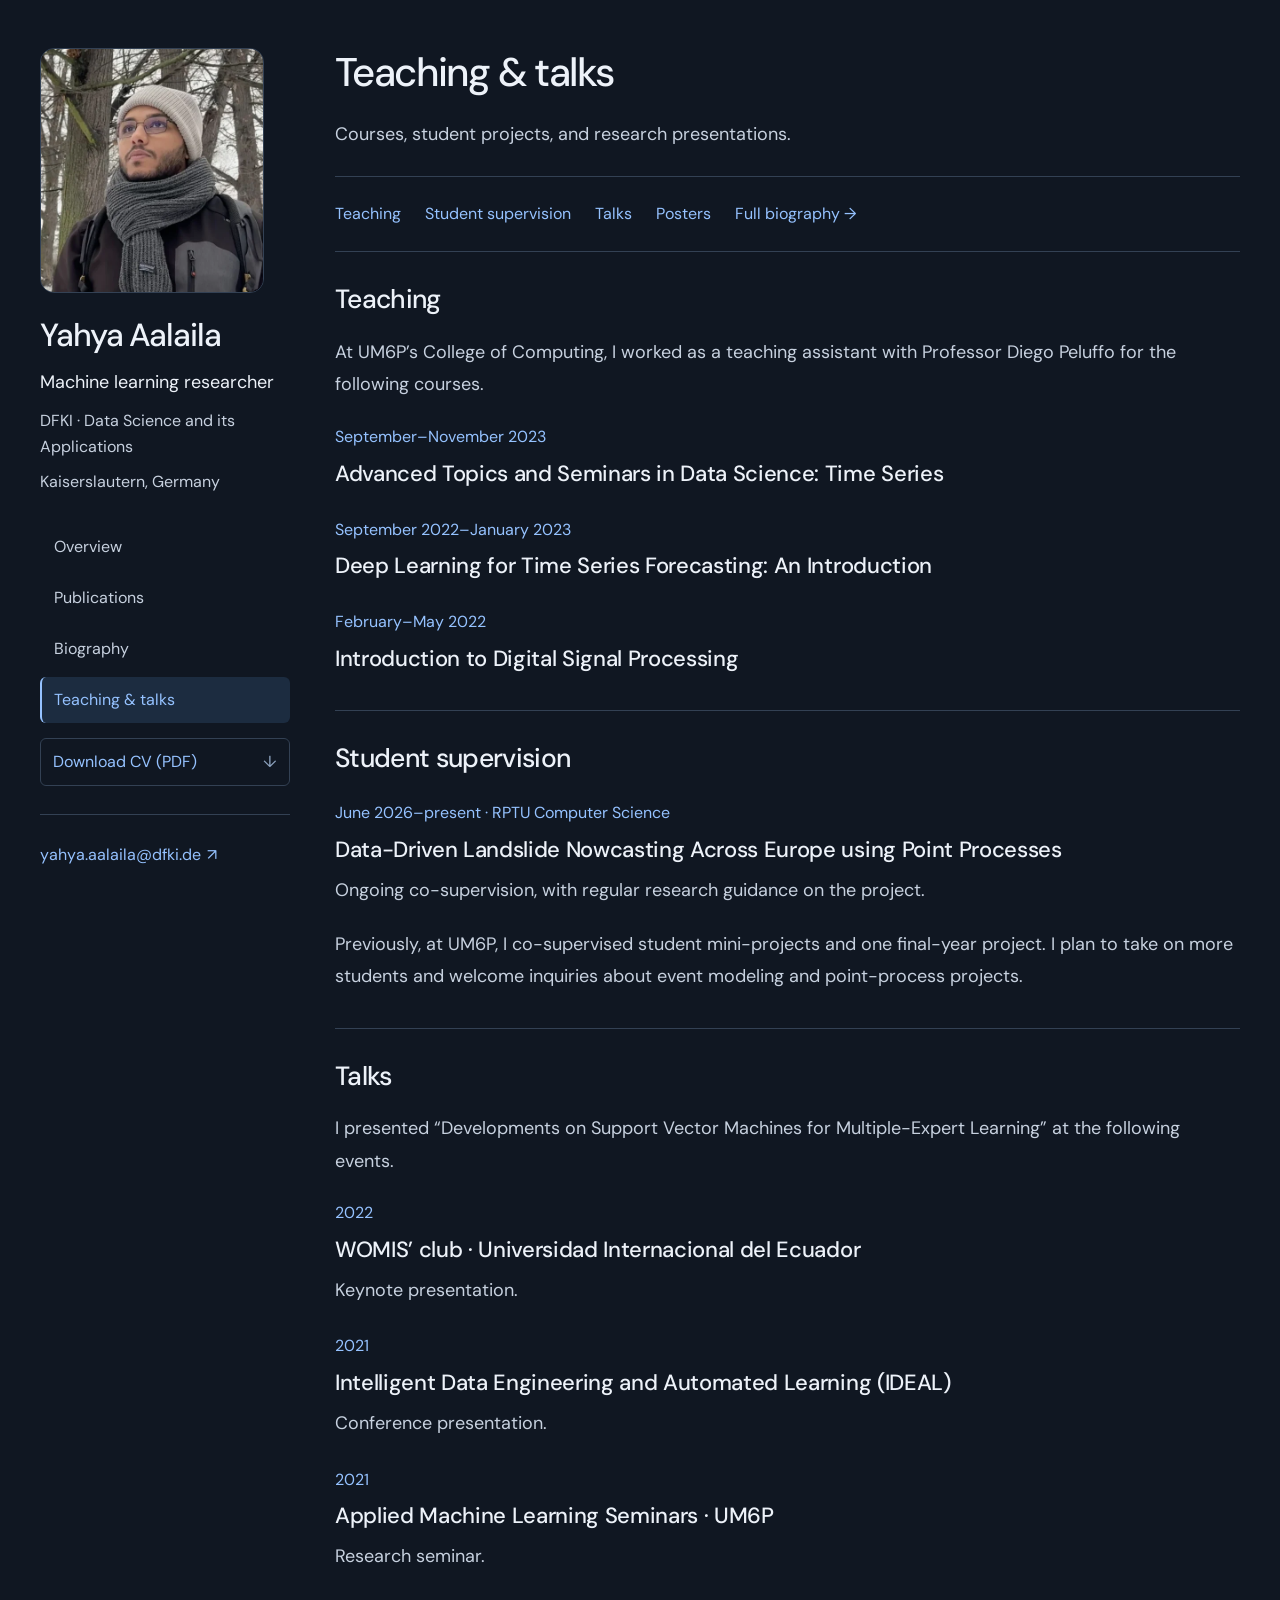
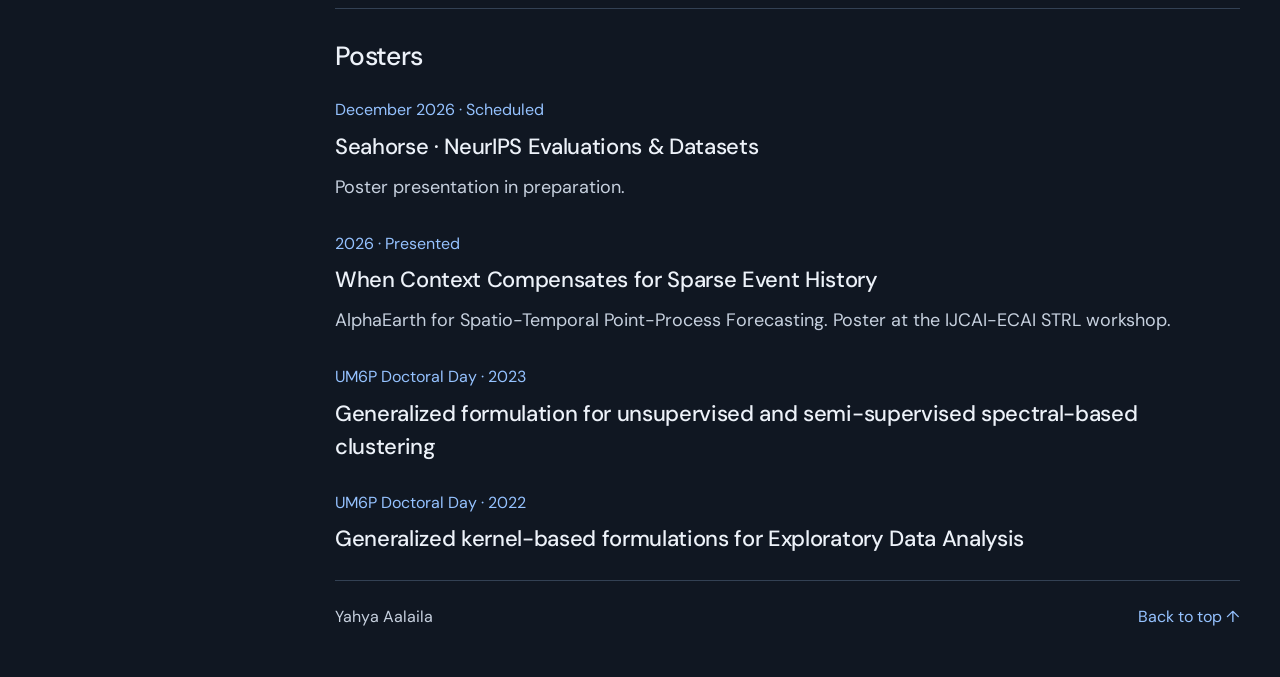
<file: teaching.html>
<!doctype html>
<html lang="en">
<head>
  <meta charset="utf-8">
  <meta name="viewport" content="width=device-width, initial-scale=1">
  <meta name="description" content="Teaching assistance, student supervision, and research talks by Yahya Aalaila.">
  <meta name="robots" content="index, follow">
  <meta property="og:type" content="website">
  <meta property="og:title" content="Teaching &amp; talks — Yahya Aalaila">
  <meta property="og:description" content="Teaching assistance, student supervision, and research talks by Yahya Aalaila.">
  <meta name="twitter:card" content="summary">
  <meta name="theme-color" content="#101722">
  <title>Teaching & talks — Yahya Aalaila</title>
  <link rel="icon" href="assets/favicon.svg" type="image/svg+xml">
  <link rel="stylesheet" href="styles.css">
  <script src="main.js" defer></script>
  <link rel="canonical" href="https://yahyaaalaila.github.io/teaching.html">
  <meta property="og:url" content="https://yahyaaalaila.github.io/teaching.html">
</head>
<body>
  <a class="skip-link" href="#main">Skip to content</a>
  <div class="academic-layout">
    <header class="profile-sidebar">
      <a class="profile-identity" href="./" aria-label="Yahya Aalaila, home"><span class="profile-portrait"><img src="assets/yahya-aalaila.webp" width="500" height="548" alt="Yahya Aalaila" fetchpriority="high"></span><span class="profile-name">Yahya Aalaila</span></a>
      <p class="profile-role">Machine learning researcher</p>
      <p class="profile-affiliation"><a href="https://dsa.dfki.de/" target="_blank" rel="noopener noreferrer">DFKI · Data Science and its Applications</a></p>
      <p class="profile-location">Kaiserslautern, Germany</p>
      <nav class="academic-nav" aria-label="Main navigation"><a href="./">Overview</a>
<a href="publications.html">Publications</a>
<a href="about.html">Biography</a>
<a href="teaching.html" aria-current="page">Teaching & talks</a>
<a href="assets/yahya-aalaila-cv.pdf" class="cv-link" download>Download CV (PDF) <span aria-hidden="true">↓</span></a></nav>
      <div class="profile-contact"><a href="mailto:yahya.aalaila@dfki.de">yahya.aalaila@dfki.de <span aria-hidden="true">↗</span></a><div><a href="https://github.com/YahyaAalaila" target="_blank" rel="noopener noreferrer">GitHub ↗</a><a href="https://scholar.google.com/citations?user=67icwAgAAAAJ" target="_blank" rel="noopener noreferrer">Google Scholar ↗</a><a href="https://www.linkedin.com/in/yahya-aalaila-6578b41a6/" target="_blank" rel="noopener noreferrer">LinkedIn ↗</a></div></div>
    </header>
    <div class="academic-content">
      <main id="main" class="container biography-main">
    <div class="page-heading"><h1>Teaching & talks</h1><p>Courses, student projects, and research presentations.</p></div>
    <div class="biography-layout">
      <nav class="page-contents" aria-label="On this page"><span>On this page</span><a href="#teaching">Teaching</a><a href="#supervision">Student supervision</a><a href="#talks">Talks</a><a href="#posters">Posters</a><a href="about.html">Full biography →</a></nav>
      <div class="biography-content">
        <section id="teaching" aria-labelledby="teaching-title"><h2 id="teaching-title">Teaching</h2><p>At UM6P’s College of Computing, I worked as a teaching assistant with Professor Diego Peluffo for the following courses.</p>
          <ul class="detail-list">
            <li><p class="entry-date">September–November 2023</p><h3>Advanced Topics and Seminars in Data Science: Time Series</h3></li>
            <li><p class="entry-date">September 2022–January 2023</p><h3>Deep Learning for Time Series Forecasting: An Introduction</h3></li>
            <li><p class="entry-date">February–May 2022</p><h3>Introduction to Digital Signal Processing</h3></li>
          </ul>
        </section>
        <section id="supervision" aria-labelledby="supervision-title"><h2 id="supervision-title">Student supervision</h2><ul class="detail-list"><li><p class="entry-date">June 2026–present · RPTU Computer Science</p><h3>Data-Driven Landslide Nowcasting Across Europe using Point Processes</h3><p>Ongoing co-supervision, with regular research guidance on the project.</p></li></ul><p>Previously, at UM6P, I co-supervised student mini-projects and one final-year project. I plan to take on more students and welcome inquiries about event modeling and point-process projects.</p></section>
        <section id="talks" aria-labelledby="talks-title"><h2 id="talks-title">Talks</h2><p>I presented “Developments on Support Vector Machines for Multiple-Expert Learning” at the following events.</p>
          <ul class="detail-list">
            <li><p class="entry-date">2022</p><h3>WOMIS’ club · Universidad Internacional del Ecuador</h3><p>Keynote presentation.</p></li>
            <li><p class="entry-date">2021</p><h3>Intelligent Data Engineering and Automated Learning (IDEAL)</h3><p>Conference presentation.</p></li>
            <li><p class="entry-date">2021</p><h3>Applied Machine Learning Seminars · UM6P</h3><p>Research seminar.</p></li>
          </ul>
        </section>
        <section id="posters" aria-labelledby="posters-title"><h2 id="posters-title">Posters</h2>
          <ul class="detail-list">
            <li><p class="entry-date">December 2026 · Scheduled</p><h3>Seahorse · NeurIPS Evaluations &amp; Datasets</h3><p>Poster presentation in preparation.</p></li><li><p class="entry-date">2026 · Presented</p><h3>When Context Compensates for Sparse Event History</h3><p>AlphaEarth for Spatio-Temporal Point-Process Forecasting. Poster at the IJCAI-ECAI STRL workshop.</p></li><li><p class="entry-date">UM6P Doctoral Day · 2023</p><h3>Generalized formulation for unsupervised and semi-supervised spectral-based clustering</h3></li>
            <li><p class="entry-date">UM6P Doctoral Day · 2022</p><h3>Generalized kernel-based formulations for Exploratory Data Analysis</h3></li>
          </ul>
        </section>
      </div>
    </div>
  </main>
      <footer class="academic-footer"><span>Yahya Aalaila</span><a href="#main">Back to top ↑</a></footer>
    </div>
  </div>
</body>
</html>
</file>
<file: styles.css>
@font-face{font-family:DM Sans;src:url('assets/fonts/dm-sans-regular.ttf') format('truetype');font-style:normal;font-weight:400;font-display:swap}
@font-face{font-family:DM Sans;src:url('assets/fonts/dm-sans-medium.ttf') format('truetype');font-style:normal;font-weight:500 600;font-display:swap}
@font-face{font-family:DM Sans;src:url('assets/fonts/dm-sans-bold.ttf') format('truetype');font-style:normal;font-weight:700;font-display:swap}
:root{color-scheme:dark;--paper:#101722;--panel:#17212f;--ink:#edf2f9;--muted:#c7d1df;--accent:#95c2ff;--line:#334154;--soft:#1c2c40;--sans:'DM Sans',system-ui,sans-serif}
*{box-sizing:border-box}
html{scroll-behavior:smooth;scroll-padding-top:35px}
body{margin:0;background:var(--paper);color:var(--ink);font:1.125rem/1.75 var(--sans);-webkit-font-smoothing:antialiased}
h1,h2,h3,p{margin:0}
a{color:var(--accent);text-underline-offset:5px;text-decoration-thickness:1px}
a:hover{text-decoration:underline;color:#d2e5ff}
a:focus-visible,button:focus-visible,summary:focus-visible{outline:2px solid var(--accent);outline-offset:5px;border-radius:3px}
button{font:inherit;cursor:pointer;color:inherit}
img,svg{max-width:100%}
[hidden]{display:none!important}
::selection{background:#355583;color:white}
.skip-link{position:fixed;left:15px;top:12px;padding:12px 20px;background:var(--accent);color:var(--paper);transform:translateY(-170%);z-index:10}
.skip-link:focus{transform:none}
.sr-only{position:absolute;width:1px;height:1px;padding:0;margin:-1px;overflow:hidden;clip:rect(0,0,0,0);white-space:nowrap;border:0}


.academic-layout{max-width:1200px;margin:auto;display:grid;grid-template-columns:275px minmax(0,1fr);gap:70px;align-items:start;padding-top:48px}
.profile-sidebar{position:sticky;top:32px;min-width:0}
.profile-identity{text-decoration:none;color:var(--ink);display:block;width:fit-content}
.profile-identity:hover{text-decoration:none}
.profile-portrait{display:block;position:relative;overflow:hidden;width:224px;height:245px;border-radius:14px;border:1px solid var(--line);margin-bottom:22px}
.profile-portrait img{display:block;width:100%;height:100%;object-fit:cover}
.profile-name{display:block;font-size:2rem;line-height:1.3;font-weight:600;letter-spacing:-.035em}
.profile-role{margin-top:12px;font-size:1.125rem;line-height:1.5}
.profile-affiliation{margin-top:12px;font-size:1rem;line-height:1.65}
.profile-affiliation a{color:var(--muted);text-decoration:none}
.profile-location{font-size:1rem;color:var(--muted);margin-top:8px}
.academic-nav{display:flex;flex-direction:column;margin-top:28px;gap:5px}
.academic-nav a{padding:9px 12px;min-height:44px;border-radius:6px;font-size:1rem;text-decoration:none;color:var(--muted);display:flex;justify-content:space-between;align-items:center;border-left:2px solid transparent}
.academic-nav a>span{color:#8da3bf}
.academic-nav a:hover{background:var(--panel);color:var(--ink)}
.academic-nav a[aria-current=page]{background:var(--soft);border-color:var(--accent);color:var(--accent)}
.profile-contact{margin-top:28px;padding-top:18px;border-top:1px solid var(--line);font-size:1rem}
.profile-contact a{min-height:44px;display:inline-flex;align-items:center;gap:6px;text-decoration:none}
.profile-contact>div{display:flex;flex-wrap:wrap;gap:5px 18px}
.academic-content{min-width:0}
h1{font-size:2.5rem;font-weight:600;line-height:1.2;letter-spacing:-.04em;margin-bottom:22px}
h2{font-size:1.65rem;line-height:1.35;font-weight:500;letter-spacing:-.025em}
h3{font-size:1.375rem;line-height:1.5;font-weight:500;letter-spacing:-.015em}
em{font-style:normal}
.hero{padding-bottom:30px}
.hero-intro{font-size:1.25rem;line-height:1.7}
.hero-detail{font-size:1.125rem;line-height:1.8;color:var(--muted);margin-top:15px}
.bio-link{margin-top:15px}
.text-link{font-size:1rem;display:inline-flex;align-items:center;gap:12px;min-height:44px;text-decoration:none}
.section{padding-top:30px;border-top:1px solid var(--line)}
.section-heading{display:flex;justify-content:space-between;align-items:center;gap:18px;margin-bottom:4px}
.work-card{padding:26px 0;border-bottom:1px solid var(--line)}
.work-card:last-child{border-bottom:0}
.work-meta,.publication-venue{display:flex;flex-wrap:wrap;align-items:center;gap:10px;font-size:1rem;color:var(--muted);margin-bottom:12px}
.venue-tag{color:var(--accent);background:var(--soft);padding:3px 9px;border:1px solid #365074;border-radius:4px;font-size:1rem;line-height:1.65;display:inline-block}
.neutral-tag{color:var(--muted);background:var(--panel);border-color:var(--line)}
.work-card h3 a,.publication h2 a{color:var(--ink);text-decoration:none}
.work-card h3 a:hover,.publication h2 a:hover{color:var(--accent);text-decoration:underline}
.authors{font-size:1rem;color:var(--muted);line-height:1.75;margin-top:10px}
.authors strong{font-weight:500;color:var(--ink)}
.work-summary,.publication-summary{font-size:1.125rem;line-height:1.8;color:var(--muted);margin-top:10px}
.work-links{display:flex;flex-wrap:wrap;gap:8px 22px;margin-top:11px}
.work-links a{font-size:1rem;text-decoration:none;min-height:44px;display:inline-flex;align-items:center;gap:5px}
.button{font-size:1rem;display:inline-flex;align-items:center;gap:18px;padding:9px 14px;border:1px solid #567296;border-radius:5px;text-decoration:none;min-height:44px;margin-top:8px}
.button:hover{background:var(--soft)}
.contact-section{border-top:1px solid var(--line);margin-top:36px;padding-block:30px}
.contact-section p{font-size:1.125rem;color:var(--muted);margin-top:14px}
.contact-details{margin-top:10px}
.email-link{display:inline-flex;gap:12px;min-height:44px;align-items:center;font-size:1.125rem;text-decoration:none;overflow-wrap:anywhere}
.academic-footer{margin-top:25px;padding:22px 0 30px;border-top:1px solid var(--line);display:flex;justify-content:space-between;gap:20px;font-size:1rem;color:var(--muted)}
.academic-footer a{min-height:44px;text-decoration:none}
.page-heading>p,.publications-heading>p{font-size:1.125rem;line-height:1.8;color:var(--muted)}
.page-contents{display:flex;flex-wrap:wrap;gap:6px 24px;margin-block:26px 30px;padding-block:15px;border-block:1px solid var(--line)}
.page-contents>span{display:none}
.page-contents a{font-size:1rem;text-decoration:none;min-height:44px;display:inline-flex;align-items:center}
.biography-content section+section{margin-top:35px;padding-top:30px;border-top:1px solid var(--line)}
.biography-content h2{margin-bottom:18px}
.biography-content p{font-size:1.125rem;line-height:1.8;margin-top:15px;color:var(--muted)}
.biography-content section>.text-link{margin-top:15px}
.detail-list{list-style:none;margin:22px 0;padding:0}
.detail-list li+li{margin-top:26px}
.detail-list .entry-date{font-size:1rem;color:var(--accent);margin-top:0}
.detail-list h3{margin-top:5px}
.detail-list p{margin-top:8px}
.publication-list{margin-top:28px;border-top:1px solid var(--line)}
.publication{padding-block:28px;border-bottom:1px solid var(--line)}
.publication-year{font-size:1rem;color:var(--muted);margin-bottom:12px}
.publication h2{font-size:1.375rem;line-height:1.5}
.citation{font-size:1rem;margin-top:12px;max-width:100%}
.citation summary{cursor:pointer;width:fit-content;color:var(--accent);padding:8px 0;min-height:44px}
.citation pre{font-size:1rem;line-height:1.7;white-space:pre-wrap;overflow-wrap:anywhere;max-width:100%;padding:18px;border:1px solid var(--line);border-radius:5px;background:var(--panel)}
.copy-citation{font-size:1rem;padding:8px 14px;min-height:44px;border:1px solid var(--line);background:var(--soft);border-radius:5px}
.publications-contact{display:flex;flex-wrap:wrap;gap:12px 30px;align-items:center;justify-content:space-between;margin-top:25px}
.publications-contact>p{font-size:1.125rem;color:var(--muted)}
body:not(.js) .copy-citation{display:none}
@media(max-width:1300px){.academic-layout{width:calc(100% - 80px)}.academic-layout{grid-template-columns:250px minmax(0,1fr);gap:45px}}
@media(max-width:950px){.academic-layout{width:calc(100% - 48px)}.academic-layout{grid-template-columns:220px minmax(0,1fr);gap:30px}.profile-name{font-size:1.75rem}.profile-contact> a{overflow-wrap:anywhere;display:block}.section-heading{align-items:flex-start;flex-direction:column;gap:8px}}
@media(max-width:760px){
  .academic-layout{width:calc(100% - 40px)}


  .academic-layout{display:block;padding-top:25px}
  .profile-sidebar{position:static;border-bottom:1px solid var(--line);padding-bottom:24px;margin-bottom:30px}
  .profile-identity{display:flex;align-items:center;gap:18px}
  .profile-portrait{width:104px;height:114px;flex-shrink:0;margin-bottom:0;border-radius:10px}
  .profile-name{font-size:2rem}
  .profile-role{margin-top:7px}
  .profile-affiliation,.profile-location{margin-top:5px}
  .academic-nav{flex-direction:row;flex-wrap:wrap;gap:6px 8px;margin-top:18px}
  .academic-nav a{padding:8px 10px;gap:8px}
  .academic-nav a>span{display:none}
  .profile-contact{margin-top:14px;padding-top:12px}
  .profile-contact>div{gap:5px 23px}
  h1{font-size:2rem}
  h2{font-size:1.5rem}
  .hero-intro{font-size:1.125rem}
  .hero{padding-bottom:25px}
  .section{padding-top:25px}
  .section-heading{flex-direction:column;align-items:flex-start;gap:8px}
  .work-card{padding-block:23px}
  .page-contents{margin-top:22px;gap:6px 20px}
  .academic-footer{flex-wrap:wrap}
}
@media(prefers-reduced-motion:reduce){html{scroll-behavior:auto}}
@media print{
  .profile-portrait,.academic-nav,.copy-citation,.skip-link,.academic-footer{display:none!important}
  :root{--paper:white;--ink:black;--muted:#333;--accent:#173c6c;--panel:white;--soft:#eee;--line:#bbb}

  .academic-layout{display:block;width:100%;padding:0}.profile-sidebar{position:static;border-bottom:1px solid #bbb;padding-bottom:15px;margin-bottom:20px}.profile-contact{display:none}.profile-name{font-size:24pt}.work-card,.publication,.detail-list li{break-inside:avoid}
}

.profile-sidebar{max-height:calc(100vh - 64px);overflow-y:auto;scrollbar-width:thin}
.cv-link{margin-top:8px}
@media(max-width:760px){.profile-sidebar{max-height:none;overflow:visible}.cv-link{margin-top:0}}
@media print{.profile-sidebar{max-height:none;overflow:visible}}

.academic-nav .cv-link{color:var(--accent);border:1px solid var(--line);border-left:1px solid var(--line);border-radius:6px;margin-top:10px}
.publication-earlier>summary{cursor:pointer;font-size:1.125rem;padding:14px 0;color:var(--accent);min-height:44px}
.publication-earlier[open]>summary{margin-bottom:6px}
@media(max-width:760px){.academic-nav .cv-link{margin-top:0}}
</file>
